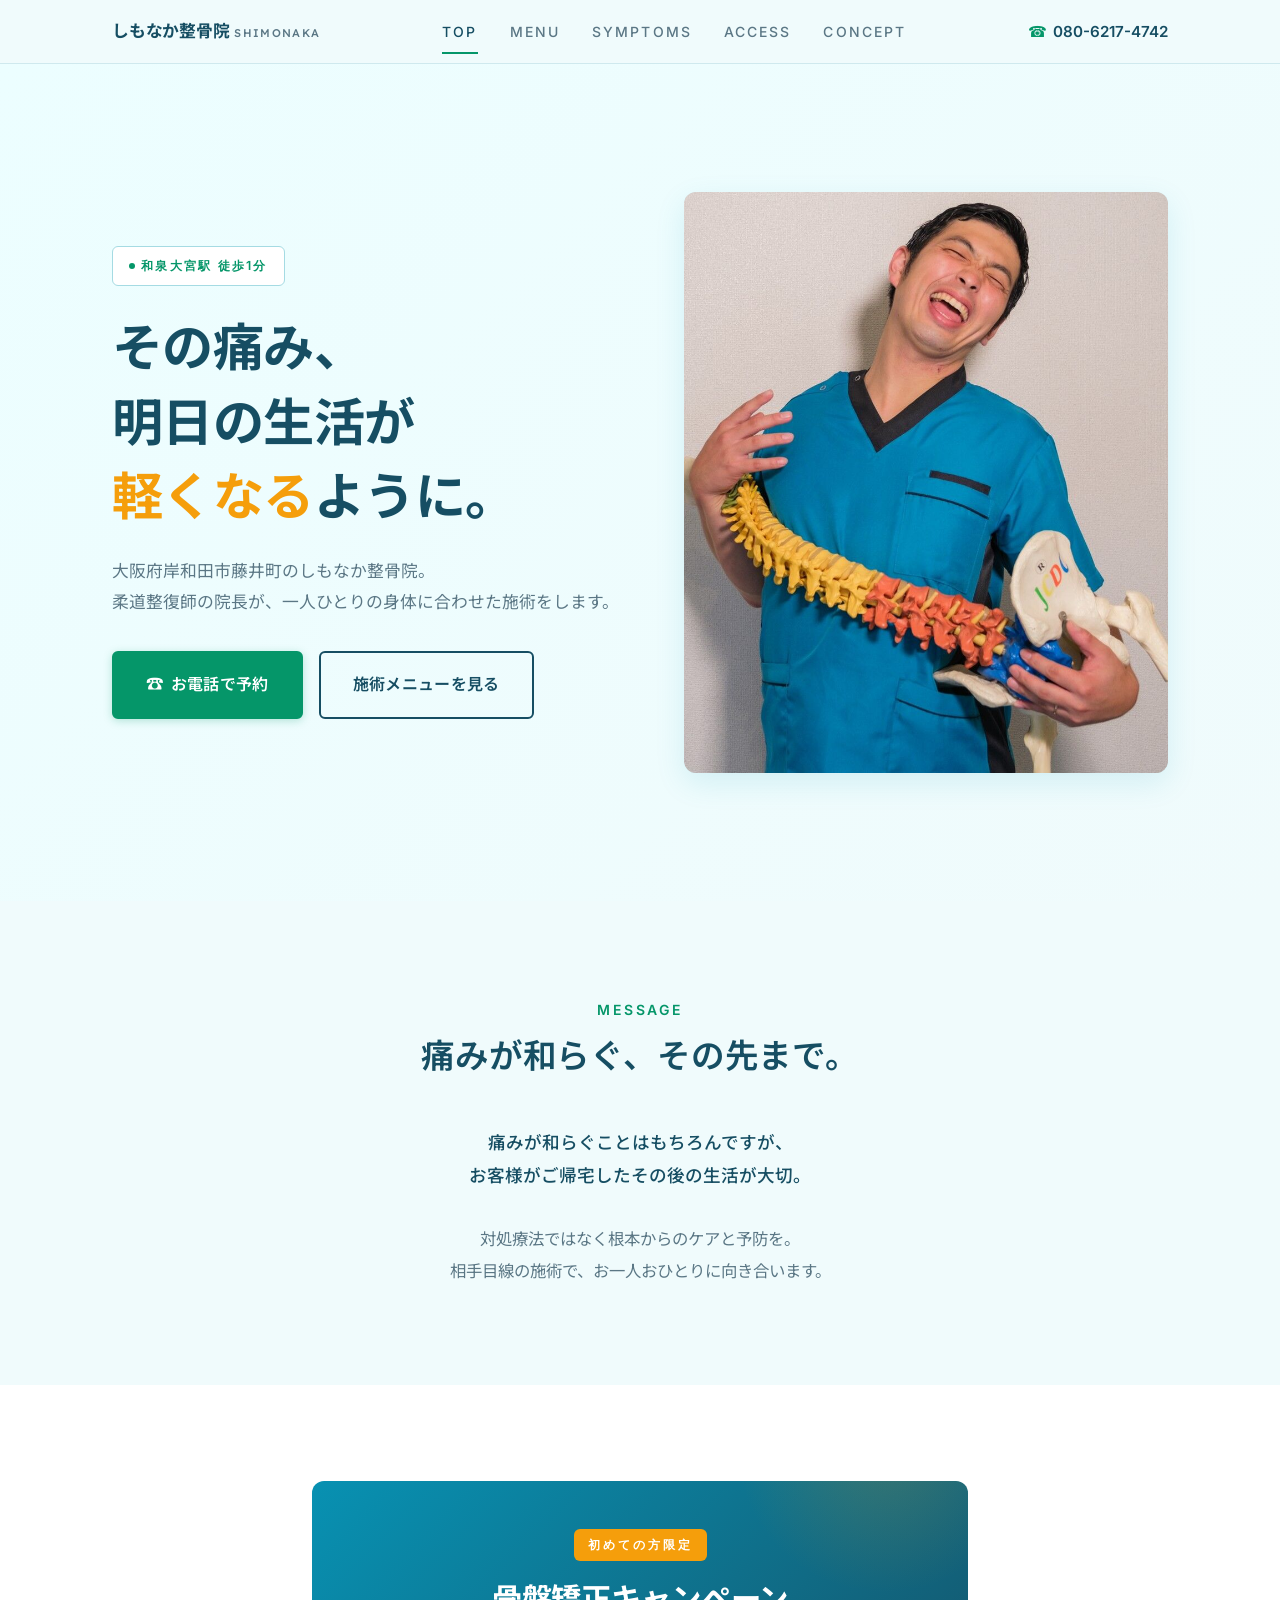
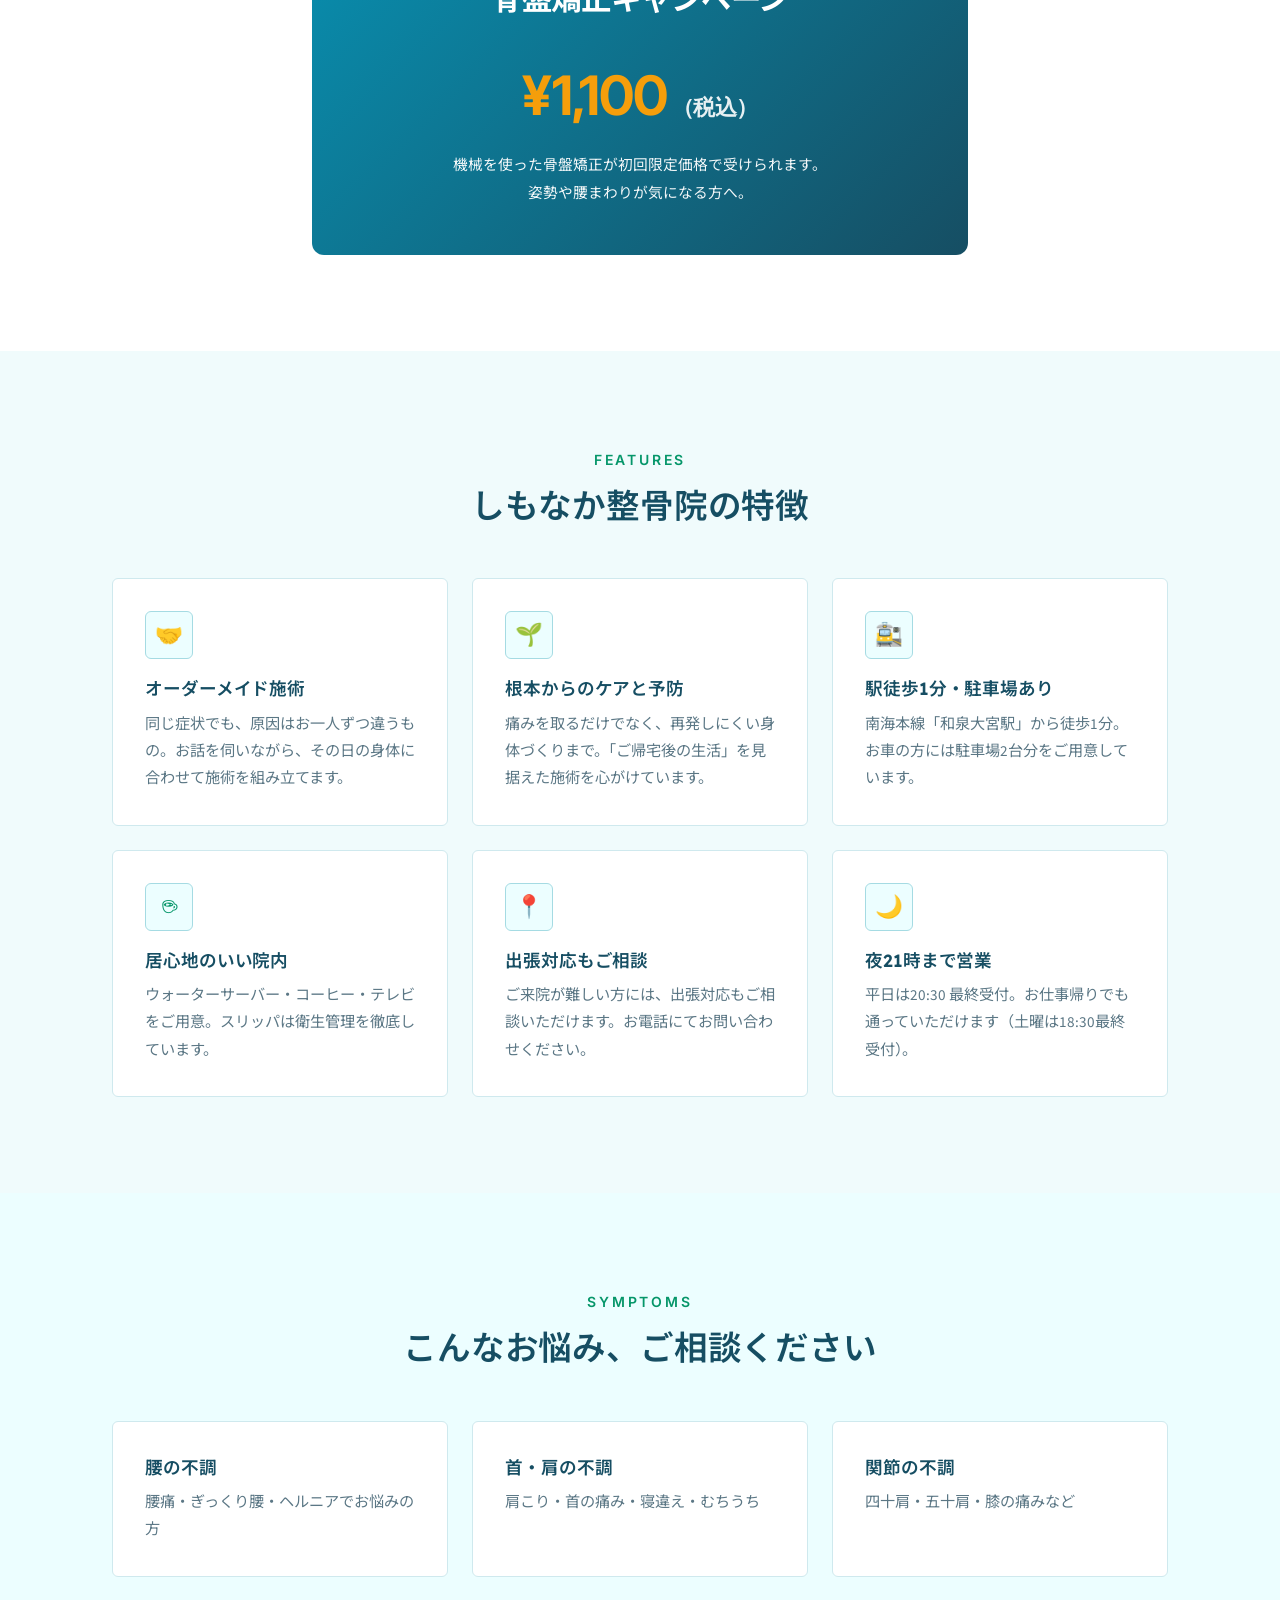
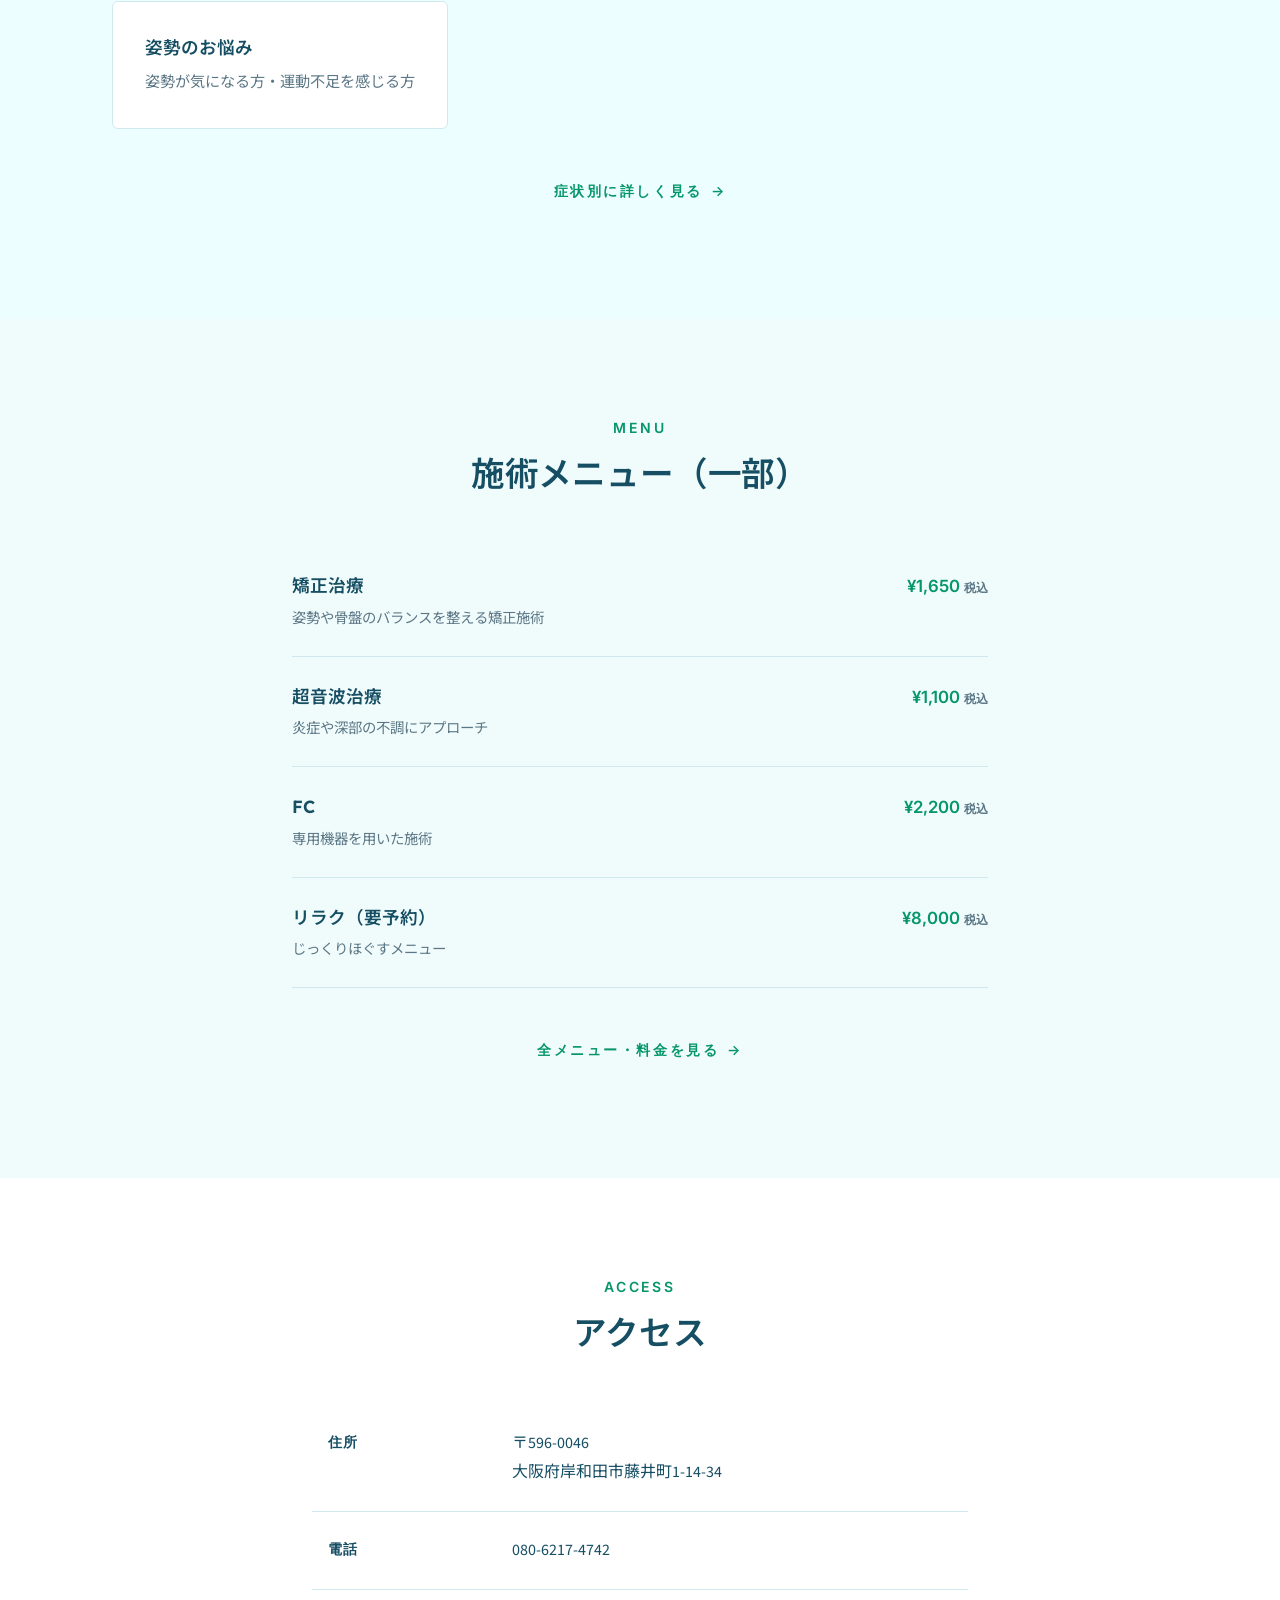
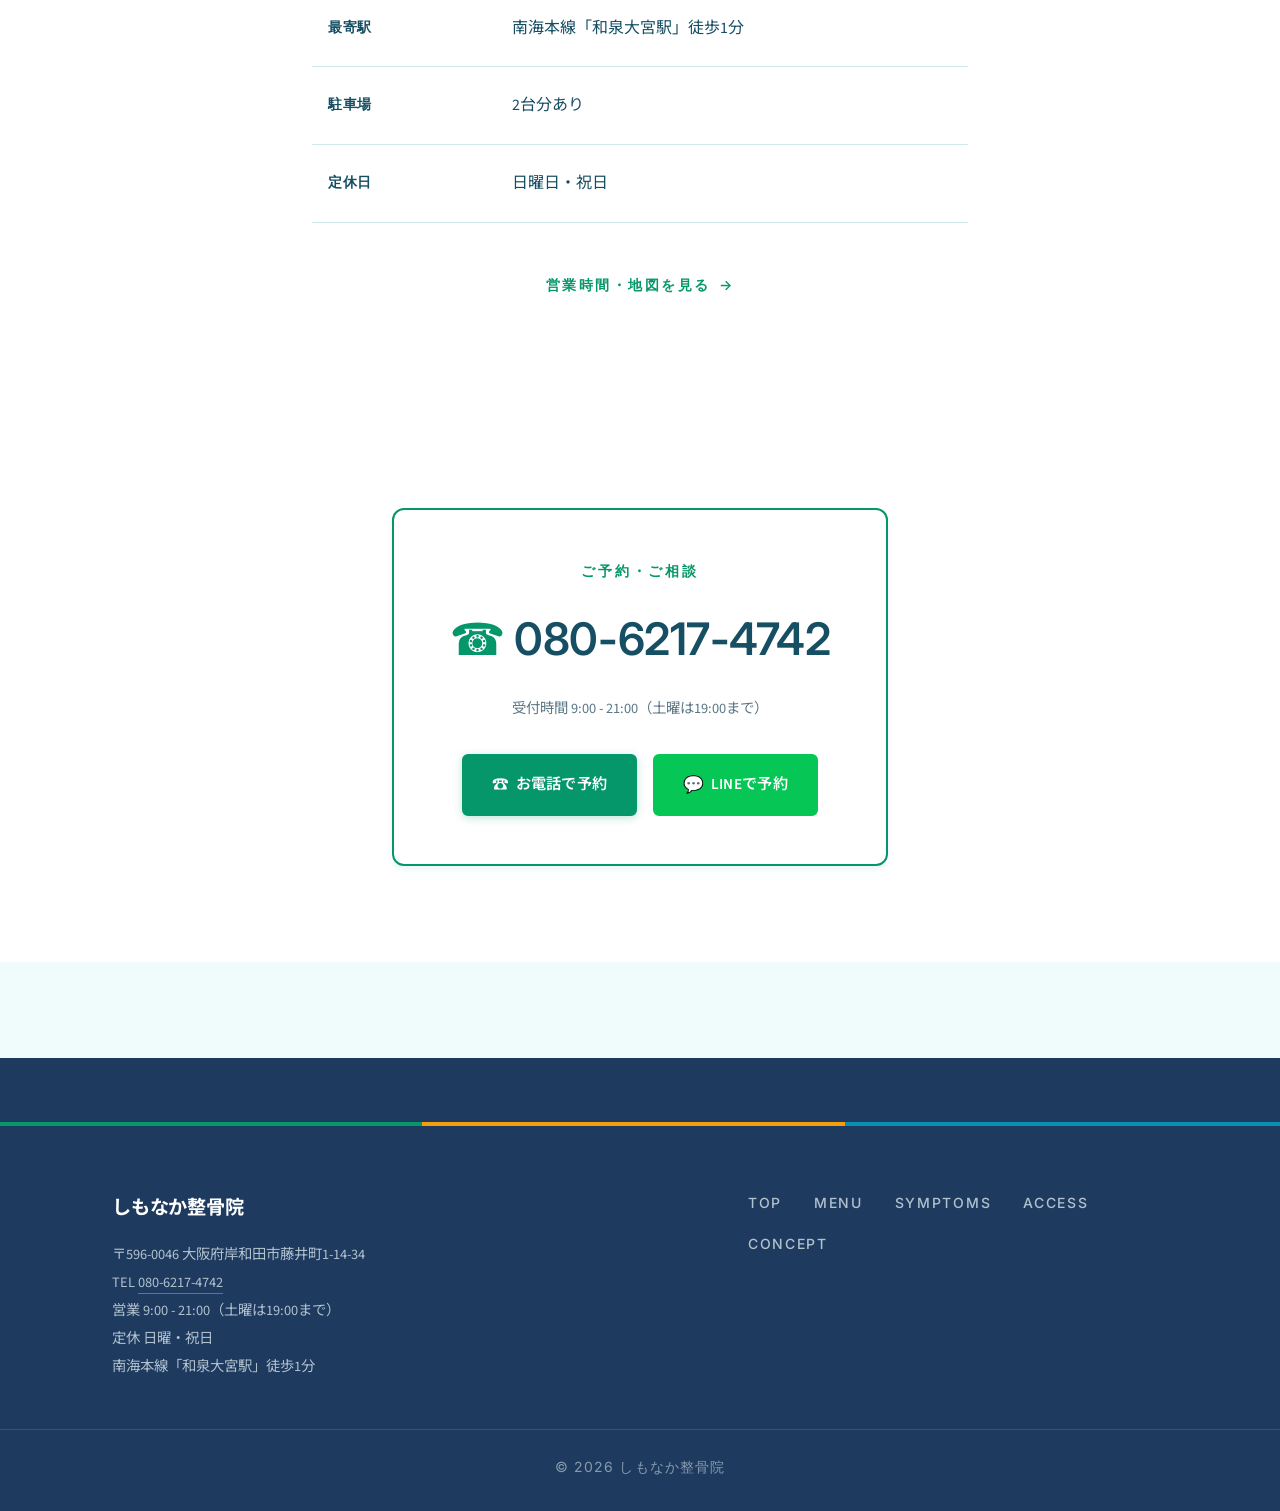
<file: index.html>
<!DOCTYPE html>
<html lang="ja">
<head>
<meta charset="UTF-8">
<meta name="viewport" content="width=device-width,initial-scale=1">
<title>しもなか整骨院 ｜ 大阪府岸和田市・和泉大宮駅徒歩1分の整骨院</title>
<meta name="description" content="大阪府岸和田市藤井町、南海本線「和泉大宮駅」徒歩1分のしもなか整骨院。腰痛・肩こり・寝違え・四十肩などの不調を一人ひとりに合わせたオーダーメイド施術で。初回骨盤矯正キャンペーン¥1,100実施中。">
<meta property="og:title" content="しもなか整骨院 ｜ 岸和田・和泉大宮駅徒歩1分">
<meta property="og:description" content="痛みが和らぐことはもちろん、ご帰宅後の生活が楽になる施術を。柔道整復師の院長が一人ひとりに合わせて。">
<meta property="og:type" content="website">
<link rel="stylesheet" href="assets/style.css">
</head>
<body>

<!-- ==================== HEADER ==================== -->
<header class="site-header">
  <div class="site-header__inner">
    <a href="./" class="site-header__brand">しもなか整骨院<small>SHIMONAKA</small></a>
    <nav class="site-nav" aria-label="Primary">
      <a href="./" aria-current="page">TOP</a>
      <a href="menu/">MENU</a>
      <a href="symptoms/">SYMPTOMS</a>
      <a href="access/">ACCESS</a>
      <a href="concept/">CONCEPT</a>
    </nav>
    <a href="tel:08062174742" class="site-header__tel">080-6217-4742</a>
    <button class="site-header__toggle" aria-label="メニューを開く" onclick="document.getElementById('mobileMenu').classList.toggle('is-open')">≡</button>
  </div>
</header>

<div class="mobile-menu" id="mobileMenu">
  <a href="./">TOP</a>
  <a href="menu/">MENU — 施術メニュー</a>
  <a href="symptoms/">SYMPTOMS — 症状別</a>
  <a href="access/">ACCESS — アクセス</a>
  <a href="concept/">CONCEPT — 院長紹介</a>
  <a href="tel:08062174742">☎ 080-6217-4742</a>
</div>

<!-- ==================== HERO ==================== -->
<section class="hero">
  <div class="hero__inner">
    <div class="hero__content">
      <span class="hero__label">和泉大宮駅 徒歩1分</span>
      <h1 class="hero__catch">
        <span>その痛み、</span>
        <span>明日の生活が</span>
        <span><strong>軽くなる</strong>ように。</span>
      </h1>
      <p class="hero__sub">
        大阪府岸和田市藤井町のしもなか整骨院。<br>
        柔道整復師の院長が、一人ひとりの身体に合わせた施術をします。
      </p>
      <div class="hero__btns">
        <a href="tel:08062174742" class="btn btn--primary btn--lg">
          <span class="btn__icon">☎</span>
          お電話で予約
        </a>
        <a href="menu/" class="btn btn--outline btn--lg">施術メニューを見る</a>
      </div>
    </div>
    <div class="hero__photo">
      <img src="assets/photos/doctor_smile.jpg" alt="院長 下仲慶彦（柔道整復師）">
    </div>
  </div>
</section>

<!-- ==================== INTRO MESSAGE ==================== -->
<section class="section">
  <div class="container">
    <div class="section__title">
      <small>Message</small>
      <h2>痛みが和らぐ、その先まで。</h2>
    </div>
    <div class="prose">
      <p class="lead">
        痛みが和らぐことはもちろんですが、<br>
        お客様がご帰宅したその後の生活が大切。
      </p>
      <p class="text-mute text-center mt-5">
        対処療法ではなく根本からのケアと予防を。<br>
        相手目線の施術で、お一人おひとりに向き合います。
      </p>
    </div>
  </div>
</section>

<!-- ==================== CAMPAIGN BANNER ==================== -->
<section class="section section--alt">
  <div class="container" style="max-width: 720px;">
    <div class="campaign-banner">
      <span class="campaign-banner__label">初めての方限定</span>
      <h2 class="campaign-banner__title">骨盤矯正キャンペーン</h2>
      <div class="campaign-banner__price">¥1,100<small>（税込）</small></div>
      <p class="campaign-banner__note">機械を使った骨盤矯正が初回限定価格で受けられます。<br>姿勢や腰まわりが気になる方へ。</p>
    </div>
  </div>
</section>

<!-- ==================== FEATURES ==================== -->
<section class="section">
  <div class="container">
    <div class="section__title">
      <small>Features</small>
      <h2>しもなか整骨院の特徴</h2>
    </div>
    <div class="feature-grid">
      <div class="feature-card">
        <span class="feature-card__icon">🤝</span>
        <h3 class="feature-card__title">オーダーメイド施術</h3>
        <p class="feature-card__desc">同じ症状でも、原因はお一人ずつ違うもの。お話を伺いながら、その日の身体に合わせて施術を組み立てます。</p>
      </div>
      <div class="feature-card">
        <span class="feature-card__icon">🌱</span>
        <h3 class="feature-card__title">根本からのケアと予防</h3>
        <p class="feature-card__desc">痛みを取るだけでなく、再発しにくい身体づくりまで。「ご帰宅後の生活」を見据えた施術を心がけています。</p>
      </div>
      <div class="feature-card">
        <span class="feature-card__icon">🚉</span>
        <h3 class="feature-card__title">駅徒歩1分・駐車場あり</h3>
        <p class="feature-card__desc">南海本線「和泉大宮駅」から徒歩1分。お車の方には駐車場2台分をご用意しています。</p>
      </div>
      <div class="feature-card">
        <span class="feature-card__icon">☕</span>
        <h3 class="feature-card__title">居心地のいい院内</h3>
        <p class="feature-card__desc">ウォーターサーバー・コーヒー・テレビをご用意。スリッパは衛生管理を徹底しています。</p>
      </div>
      <div class="feature-card">
        <span class="feature-card__icon">📍</span>
        <h3 class="feature-card__title">出張対応もご相談</h3>
        <p class="feature-card__desc">ご来院が難しい方には、出張対応もご相談いただけます。お電話にてお問い合わせください。</p>
      </div>
      <div class="feature-card">
        <span class="feature-card__icon">🌙</span>
        <h3 class="feature-card__title">夜21時まで営業</h3>
        <p class="feature-card__desc">平日は20:30 最終受付。お仕事帰りでも通っていただけます（土曜は18:30最終受付）。</p>
      </div>
    </div>
  </div>
</section>

<!-- ==================== SYMPTOMS PREVIEW ==================== -->
<section class="section section--soft">
  <div class="container">
    <div class="section__title">
      <small>Symptoms</small>
      <h2>こんなお悩み、ご相談ください</h2>
    </div>
    <div class="feature-grid">
      <div class="feature-card">
        <h3 class="feature-card__title">腰の不調</h3>
        <p class="feature-card__desc">腰痛・ぎっくり腰・ヘルニアでお悩みの方</p>
      </div>
      <div class="feature-card">
        <h3 class="feature-card__title">首・肩の不調</h3>
        <p class="feature-card__desc">肩こり・首の痛み・寝違え・むちうち</p>
      </div>
      <div class="feature-card">
        <h3 class="feature-card__title">関節の不調</h3>
        <p class="feature-card__desc">四十肩・五十肩・膝の痛みなど</p>
      </div>
      <div class="feature-card">
        <h3 class="feature-card__title">姿勢のお悩み</h3>
        <p class="feature-card__desc">姿勢が気になる方・運動不足を感じる方</p>
      </div>
    </div>
    <p class="text-center mt-6">
      <a href="symptoms/" class="link-more">症状別に詳しく見る</a>
    </p>
  </div>
</section>

<!-- ==================== MENU PREVIEW ==================== -->
<section class="section">
  <div class="container" style="max-width: 760px;">
    <div class="section__title">
      <small>Menu</small>
      <h2>施術メニュー（一部）</h2>
    </div>
    <ul class="menu-list">
      <li class="menu-item">
        <div class="menu-item__name">
          <p class="menu-item__title">矯正治療</p>
          <p class="menu-item__desc">姿勢や骨盤のバランスを整える矯正施術</p>
        </div>
        <div class="menu-item__price">¥1,650<small>税込</small></div>
      </li>
      <li class="menu-item">
        <div class="menu-item__name">
          <p class="menu-item__title">超音波治療</p>
          <p class="menu-item__desc">炎症や深部の不調にアプローチ</p>
        </div>
        <div class="menu-item__price">¥1,100<small>税込</small></div>
      </li>
      <li class="menu-item">
        <div class="menu-item__name">
          <p class="menu-item__title">FC</p>
          <p class="menu-item__desc">専用機器を用いた施術</p>
        </div>
        <div class="menu-item__price">¥2,200<small>税込</small></div>
      </li>
      <li class="menu-item">
        <div class="menu-item__name">
          <p class="menu-item__title">リラク（要予約）</p>
          <p class="menu-item__desc">じっくりほぐすメニュー</p>
        </div>
        <div class="menu-item__price">¥8,000<small>税込</small></div>
      </li>
    </ul>
    <p class="text-center mt-6">
      <a href="menu/" class="link-more">全メニュー・料金を見る</a>
    </p>
  </div>
</section>

<!-- ==================== ACCESS SUMMARY ==================== -->
<section class="section section--alt">
  <div class="container" style="max-width: 720px;">
    <div class="section__title">
      <small>Access</small>
      <h2>アクセス</h2>
    </div>
    <table class="info-table">
      <tbody>
        <tr><th>住所</th><td>〒596-0046<br>大阪府岸和田市藤井町1-14-34</td></tr>
        <tr><th>電話</th><td><a href="tel:08062174742">080-6217-4742</a></td></tr>
        <tr><th>最寄駅</th><td>南海本線「和泉大宮駅」徒歩1分</td></tr>
        <tr><th>駐車場</th><td>2台分あり</td></tr>
        <tr><th>定休日</th><td>日曜日・祝日</td></tr>
      </tbody>
    </table>
    <p class="text-center mt-6">
      <a href="access/" class="link-more">営業時間・地図を見る</a>
    </p>
  </div>
</section>

<!-- ==================== CONTACT ==================== -->
<section class="cta-section">
  <div class="container" style="max-width: 560px;">
    <div class="contact-box">
      <p class="contact-box__label">ご予約・ご相談</p>
      <a href="tel:08062174742" class="contact-box__tel">080-6217-4742</a>
      <p class="contact-box__hours">受付時間 9:00 - 21:00（土曜は19:00まで）</p>
      <div class="contact-box__btns">
        <a href="tel:08062174742" class="btn btn--primary">
          <span class="btn__icon">☎</span>お電話で予約
        </a>
        <a href="https://shimonaka-seikotsuin.jp/" target="_blank" rel="noopener" class="btn btn--line">
          <span class="btn__icon">💬</span>LINEで予約
        </a>
      </div>
    </div>
  </div>
</section>

<!-- ==================== FOOTER ==================== -->
<footer class="site-footer">
  <div class="leaf-strip"></div>
  <div class="site-footer__inner" style="padding-top: var(--space-7);">
    <div>
      <div class="site-footer__brand">しもなか整骨院</div>
      <p class="site-footer__meta">
        〒596-0046 大阪府岸和田市藤井町1-14-34<br>
        TEL <a href="tel:08062174742">080-6217-4742</a><br>
        営業 9:00 - 21:00（土曜は19:00まで）<br>
        定休 日曜・祝日<br>
        南海本線「和泉大宮駅」徒歩1分
      </p>
    </div>
    <nav class="site-footer__nav" aria-label="Footer">
      <a href="./">TOP</a>
      <a href="menu/">MENU</a>
      <a href="symptoms/">SYMPTOMS</a>
      <a href="access/">ACCESS</a>
      <a href="concept/">CONCEPT</a>
    </nav>
  </div>
  <div class="site-footer__copy">© 2026 しもなか整骨院</div>
</footer>

<div class="mobile-cta">
  <a href="tel:08062174742" class="mobile-cta__tel">電話で予約</a>
  <a href="https://shimonaka-seikotsuin.jp/" target="_blank" rel="noopener" class="mobile-cta__line">LINE</a>
</div>

</body>
</html>
</file>
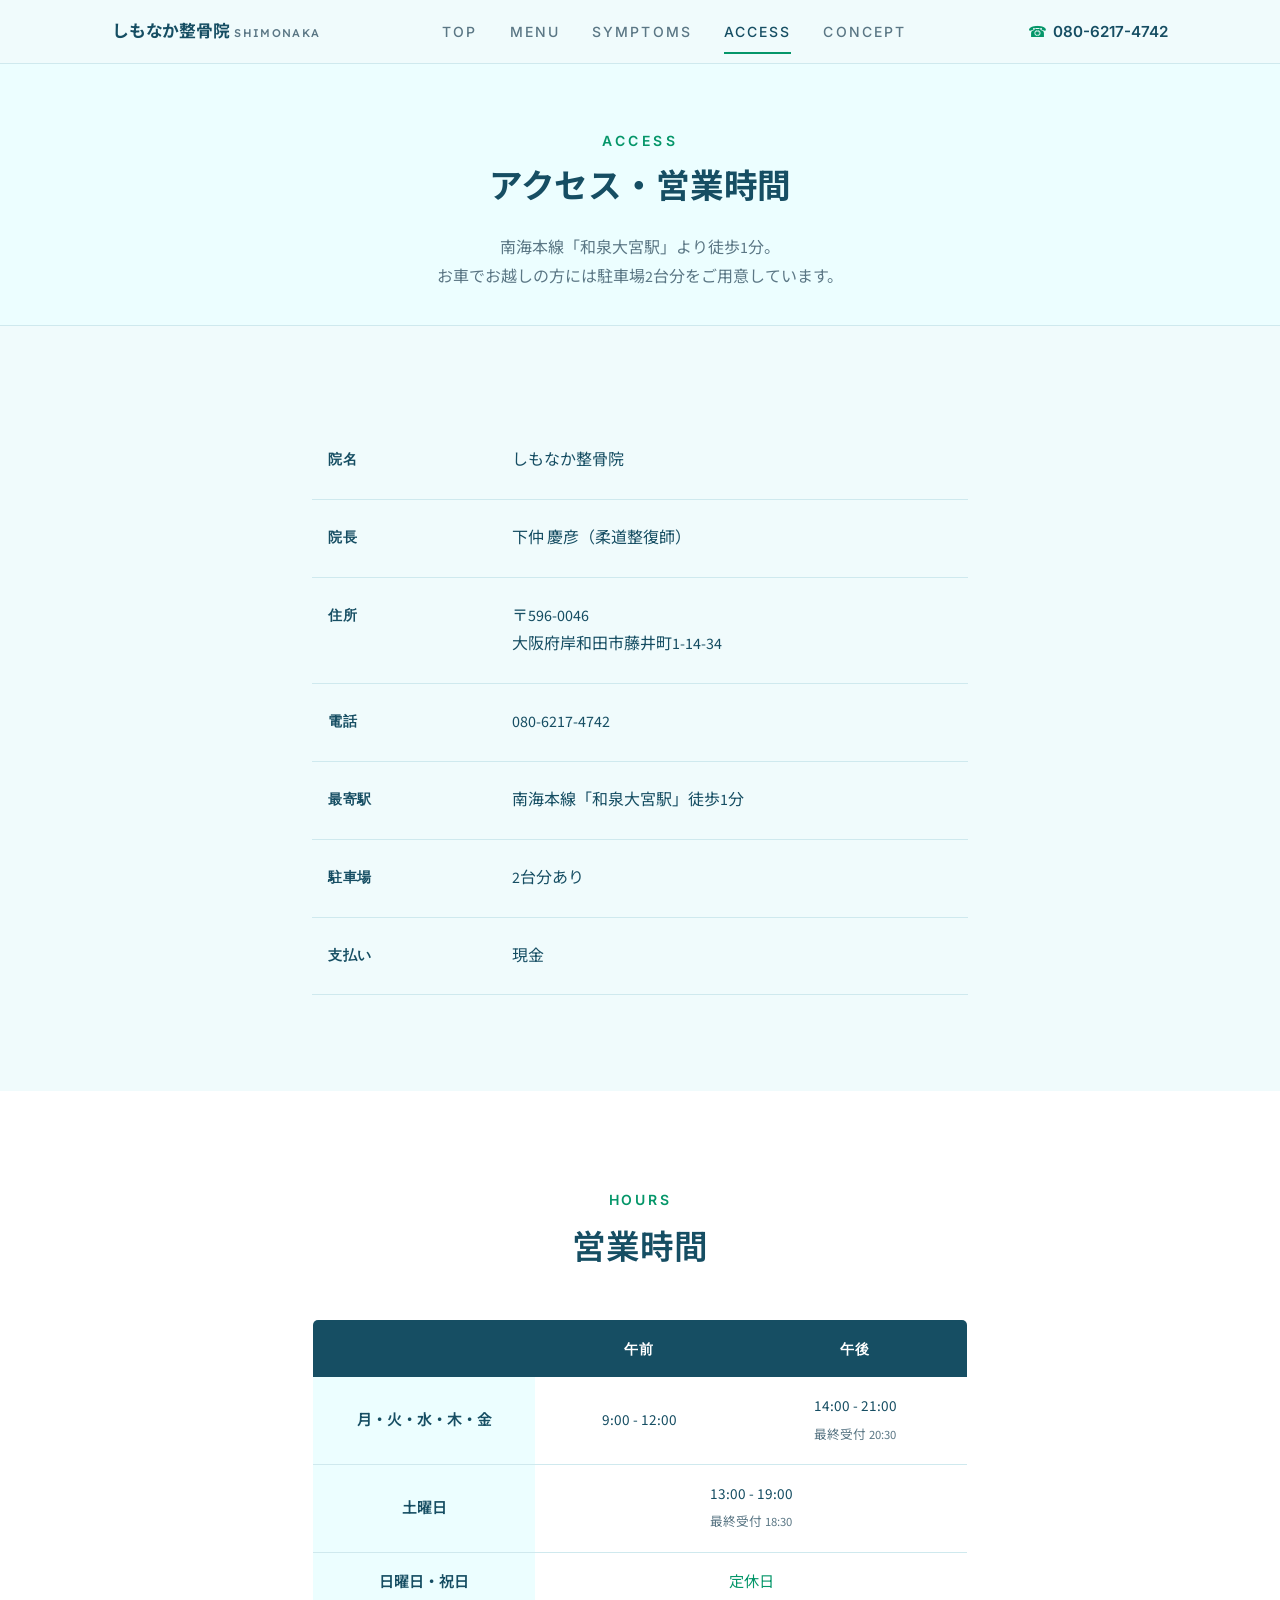
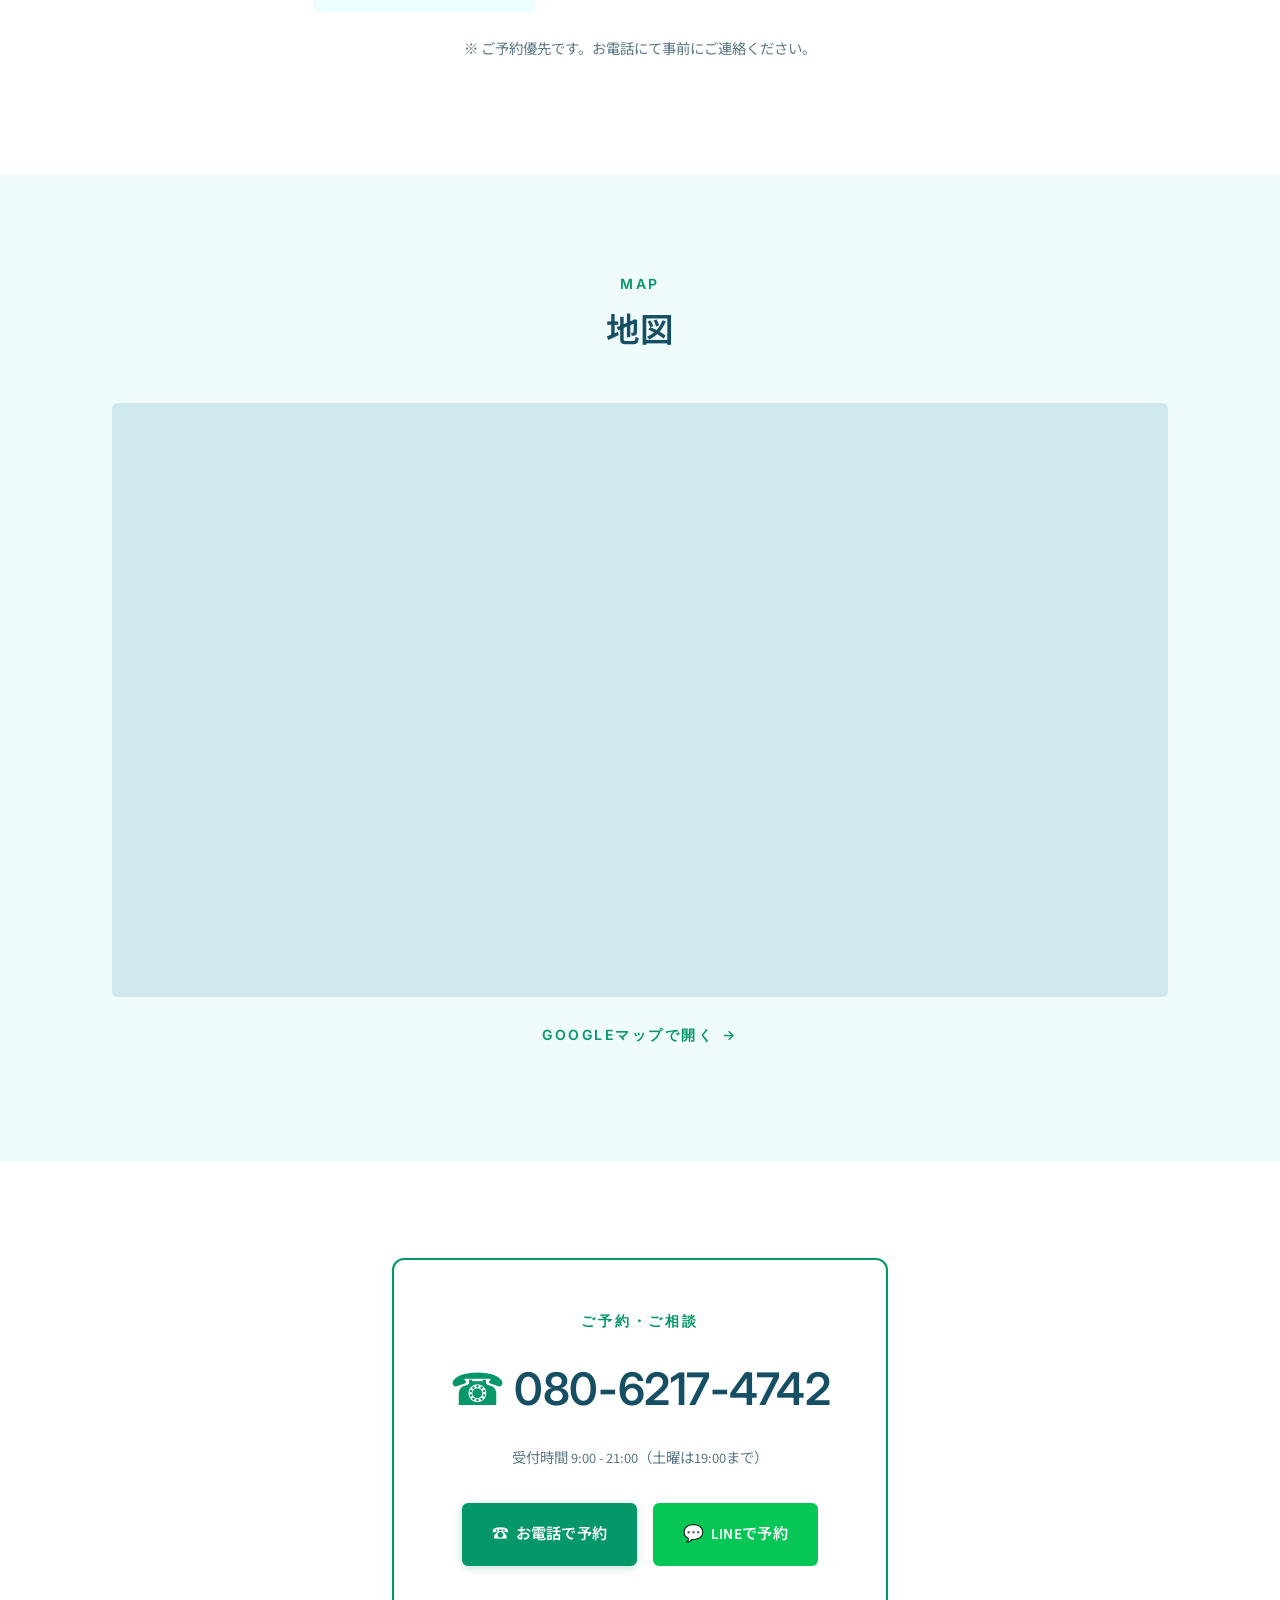
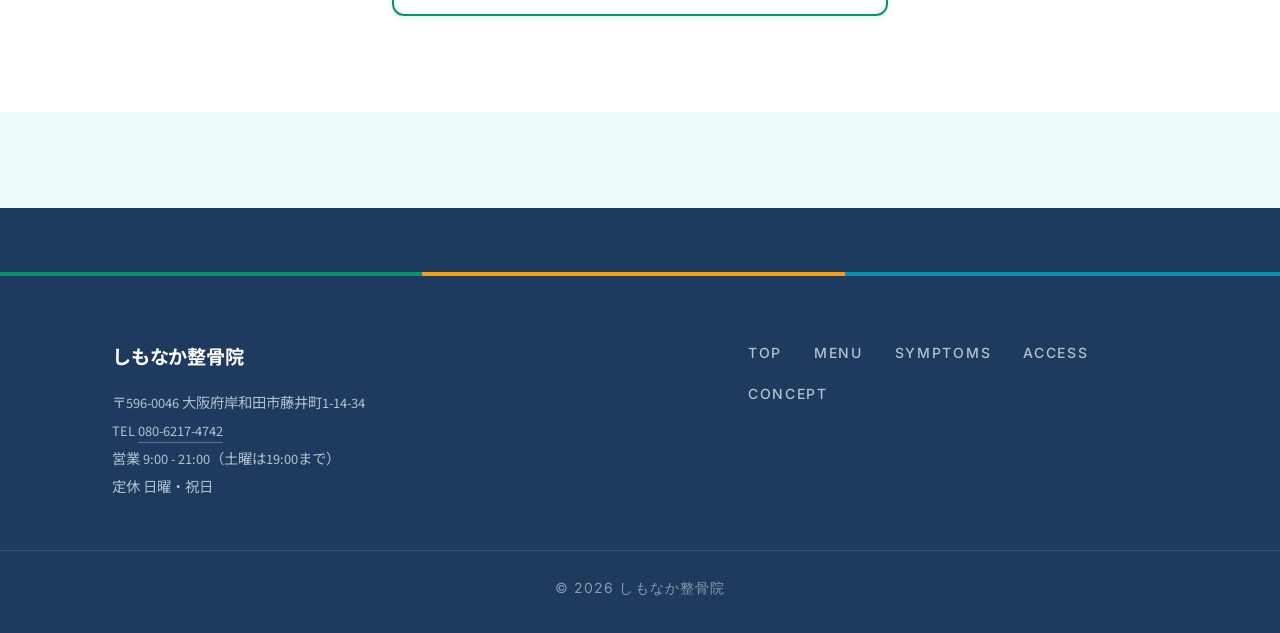
<file: access/index.html>
<!DOCTYPE html>
<html lang="ja">
<head>
<meta charset="UTF-8">
<meta name="viewport" content="width=device-width,initial-scale=1">
<title>アクセス・営業時間 ｜ しもなか整骨院</title>
<meta name="description" content="しもなか整骨院の所在地・営業時間・地図。南海本線「和泉大宮駅」徒歩1分。駐車場2台分完備。大阪府岸和田市藤井町1-14-34。">
<link rel="stylesheet" href="../assets/style.css">
</head>
<body>

<header class="site-header">
  <div class="site-header__inner">
    <a href="../" class="site-header__brand">しもなか整骨院<small>SHIMONAKA</small></a>
    <nav class="site-nav" aria-label="Primary">
      <a href="../">TOP</a>
      <a href="../menu/">MENU</a>
      <a href="../symptoms/">SYMPTOMS</a>
      <a href="./" aria-current="page">ACCESS</a>
      <a href="../concept/">CONCEPT</a>
    </nav>
    <a href="tel:08062174742" class="site-header__tel">080-6217-4742</a>
    <button class="site-header__toggle" aria-label="メニューを開く" onclick="document.getElementById('mobileMenu').classList.toggle('is-open')">≡</button>
  </div>
</header>

<div class="mobile-menu" id="mobileMenu">
  <a href="../">TOP</a>
  <a href="../menu/">MENU — 施術メニュー</a>
  <a href="../symptoms/">SYMPTOMS — 症状別</a>
  <a href="./">ACCESS — アクセス</a>
  <a href="../concept/">CONCEPT — 院長紹介</a>
  <a href="tel:08062174742">☎ 080-6217-4742</a>
</div>

<header class="page-header">
  <div class="container">
    <span class="page-header__label">Access</span>
    <h1 class="page-header__title">アクセス・営業時間</h1>
    <p class="page-header__lead">南海本線「和泉大宮駅」より徒歩1分。<br>お車でお越しの方には駐車場2台分をご用意しています。</p>
  </div>
</header>

<!-- ==================== STORE INFO ==================== -->
<section class="section">
  <div class="container" style="max-width: 720px;">
    <table class="info-table">
      <tbody>
        <tr><th>院名</th><td>しもなか整骨院</td></tr>
        <tr><th>院長</th><td>下仲 慶彦（柔道整復師）</td></tr>
        <tr><th>住所</th><td>〒596-0046<br>大阪府岸和田市藤井町1-14-34</td></tr>
        <tr><th>電話</th><td><a href="tel:08062174742">080-6217-4742</a></td></tr>
        <tr><th>最寄駅</th><td>南海本線「和泉大宮駅」徒歩1分</td></tr>
        <tr><th>駐車場</th><td>2台分あり</td></tr>
        <tr><th>支払い</th><td>現金</td></tr>
      </tbody>
    </table>
  </div>
</section>

<!-- ==================== HOURS ==================== -->
<section class="section section--alt">
  <div class="container" style="max-width: 720px;">
    <div class="section__title">
      <small>Hours</small>
      <h2>営業時間</h2>
    </div>
    <table class="hours-table">
      <thead>
        <tr>
          <th></th>
          <th>午前</th>
          <th>午後</th>
        </tr>
      </thead>
      <tbody>
        <tr>
          <th>月・火・水・木・金</th>
          <td>9:00 - 12:00</td>
          <td>14:00 - 21:00<br><small style="color:var(--color-text-mute);">最終受付 20:30</small></td>
        </tr>
        <tr>
          <th>土曜日</th>
          <td colspan="2">13:00 - 19:00<br><small style="color:var(--color-text-mute);">最終受付 18:30</small></td>
        </tr>
        <tr>
          <th>日曜日・祝日</th>
          <td colspan="2" style="color:var(--color-accent);">定休日</td>
        </tr>
      </tbody>
    </table>
    <p class="text-center text-mute mt-4" style="font-size:.9rem;">
      ※ ご予約優先です。お電話にて事前にご連絡ください。
    </p>
  </div>
</section>

<!-- ==================== MAP ==================== -->
<section class="section">
  <div class="container">
    <div class="section__title">
      <small>Map</small>
      <h2>地図</h2>
    </div>
    <div class="map-embed">
      <iframe
        src="https://maps.google.com/maps?q=%E3%81%97%E3%82%82%E3%81%AA%E3%81%8B%E6%95%B4%E9%AA%A8%E9%99%A2+%E5%A4%A7%E9%98%AA%E5%BA%9C%E5%B2%B8%E5%92%8C%E7%94%B0%E5%B8%82%E8%97%A4%E4%BA%95%E7%94%BA1-14-34&output=embed"
        loading="lazy"
        referrerpolicy="no-referrer-when-downgrade"
        title="しもなか整骨院の地図"></iframe>
    </div>
    <p class="text-center mt-4">
      <a href="https://maps.google.com/?q=%E3%81%97%E3%82%82%E3%81%AA%E3%81%8B%E6%95%B4%E9%AA%A8%E9%99%A2+%E5%A4%A7%E9%98%AA%E5%BA%9C%E5%B2%B8%E5%92%8C%E7%94%B0%E5%B8%82%E8%97%A4%E4%BA%95%E7%94%BA1-14-34" target="_blank" rel="noopener" class="link-more">Googleマップで開く</a>
    </p>
  </div>
</section>

<!-- ==================== CONTACT ==================== -->
<section class="cta-section">
  <div class="container" style="max-width: 560px;">
    <div class="contact-box">
      <p class="contact-box__label">ご予約・ご相談</p>
      <a href="tel:08062174742" class="contact-box__tel">080-6217-4742</a>
      <p class="contact-box__hours">受付時間 9:00 - 21:00（土曜は19:00まで）</p>
      <div class="contact-box__btns">
        <a href="tel:08062174742" class="btn btn--primary"><span class="btn__icon">☎</span>お電話で予約</a>
        <a href="https://shimonaka-seikotsuin.jp/" target="_blank" rel="noopener" class="btn btn--line"><span class="btn__icon">💬</span>LINEで予約</a>
      </div>
    </div>
  </div>
</section>

<footer class="site-footer">
  <div class="leaf-strip"></div>
  <div class="site-footer__inner" style="padding-top: var(--space-7);">
    <div>
      <div class="site-footer__brand">しもなか整骨院</div>
      <p class="site-footer__meta">
        〒596-0046 大阪府岸和田市藤井町1-14-34<br>
        TEL <a href="tel:08062174742">080-6217-4742</a><br>
        営業 9:00 - 21:00（土曜は19:00まで）<br>
        定休 日曜・祝日
      </p>
    </div>
    <nav class="site-footer__nav" aria-label="Footer">
      <a href="../">TOP</a>
      <a href="../menu/">MENU</a>
      <a href="../symptoms/">SYMPTOMS</a>
      <a href="./">ACCESS</a>
      <a href="../concept/">CONCEPT</a>
    </nav>
  </div>
  <div class="site-footer__copy">© 2026 しもなか整骨院</div>
</footer>

<div class="mobile-cta">
  <a href="tel:08062174742" class="mobile-cta__tel">電話で予約</a>
  <a href="https://shimonaka-seikotsuin.jp/" target="_blank" rel="noopener" class="mobile-cta__line">LINE</a>
</div>

</body>
</html>
</file>
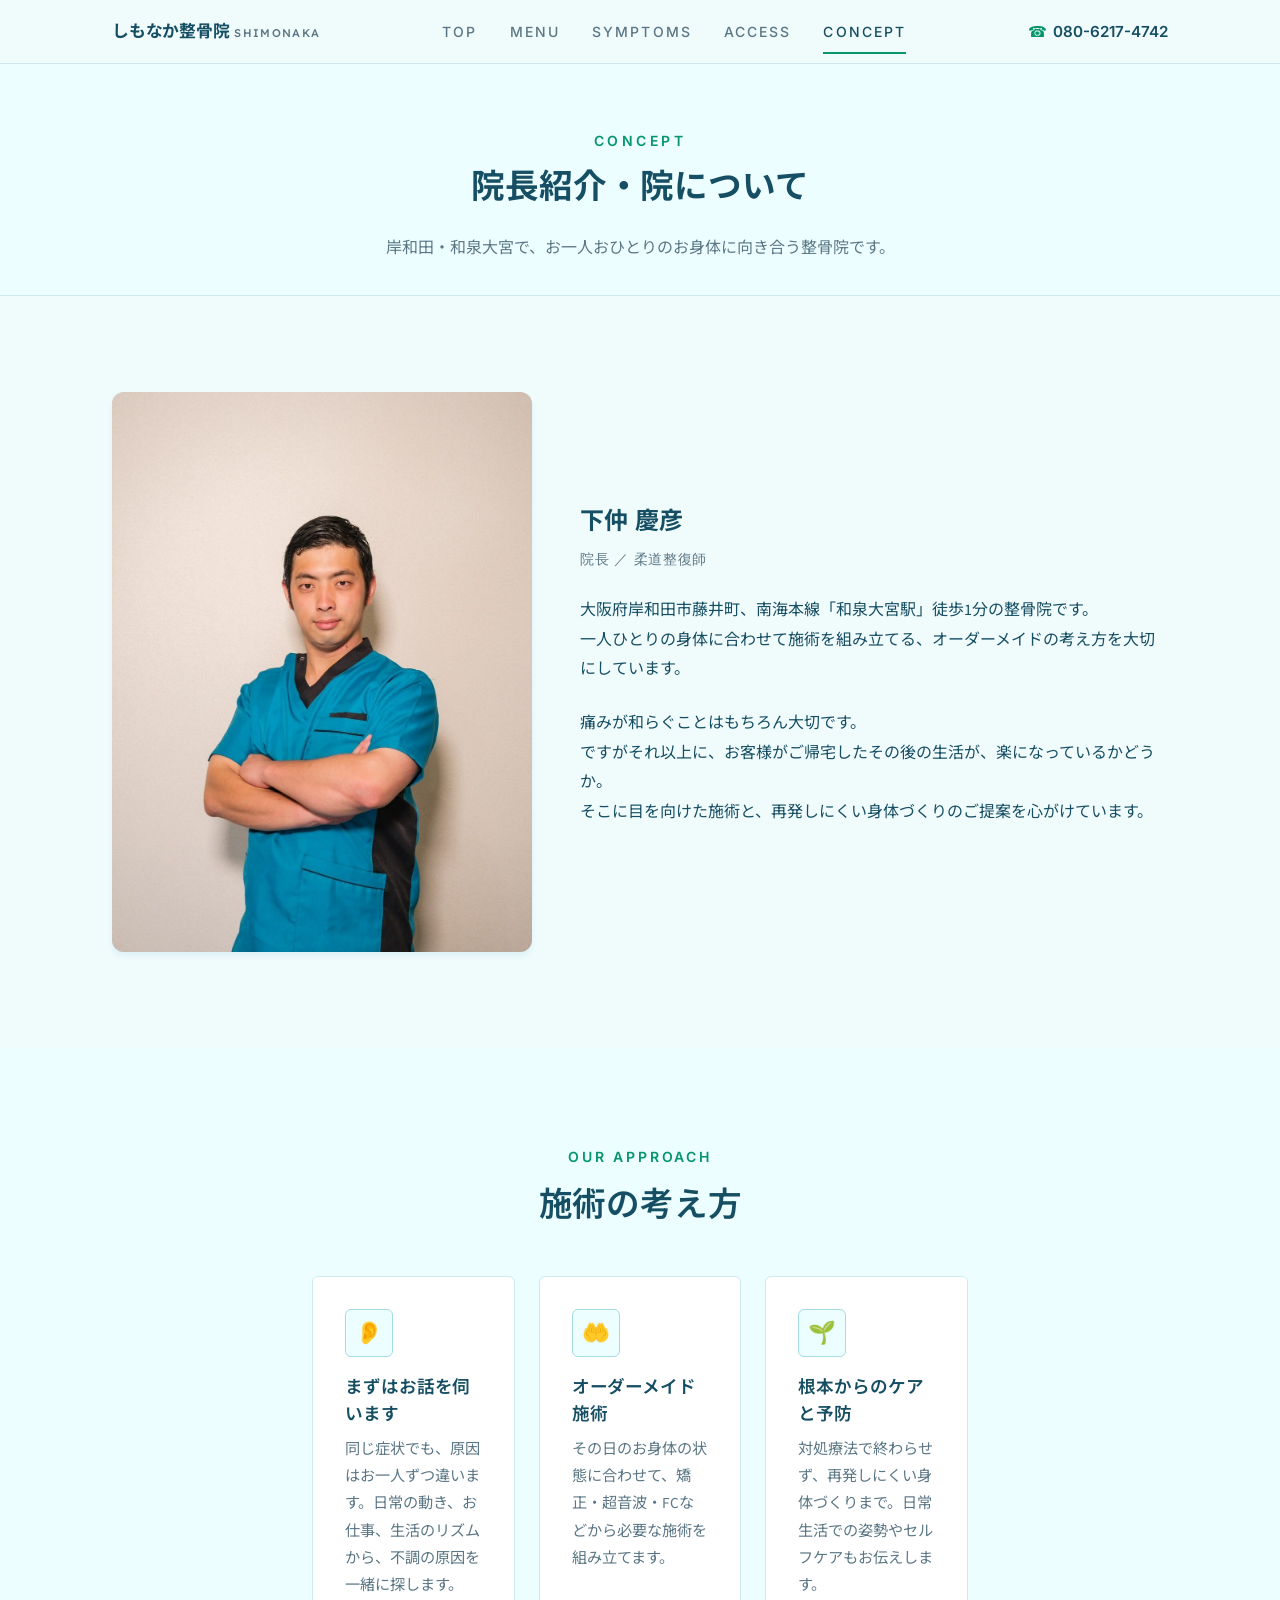
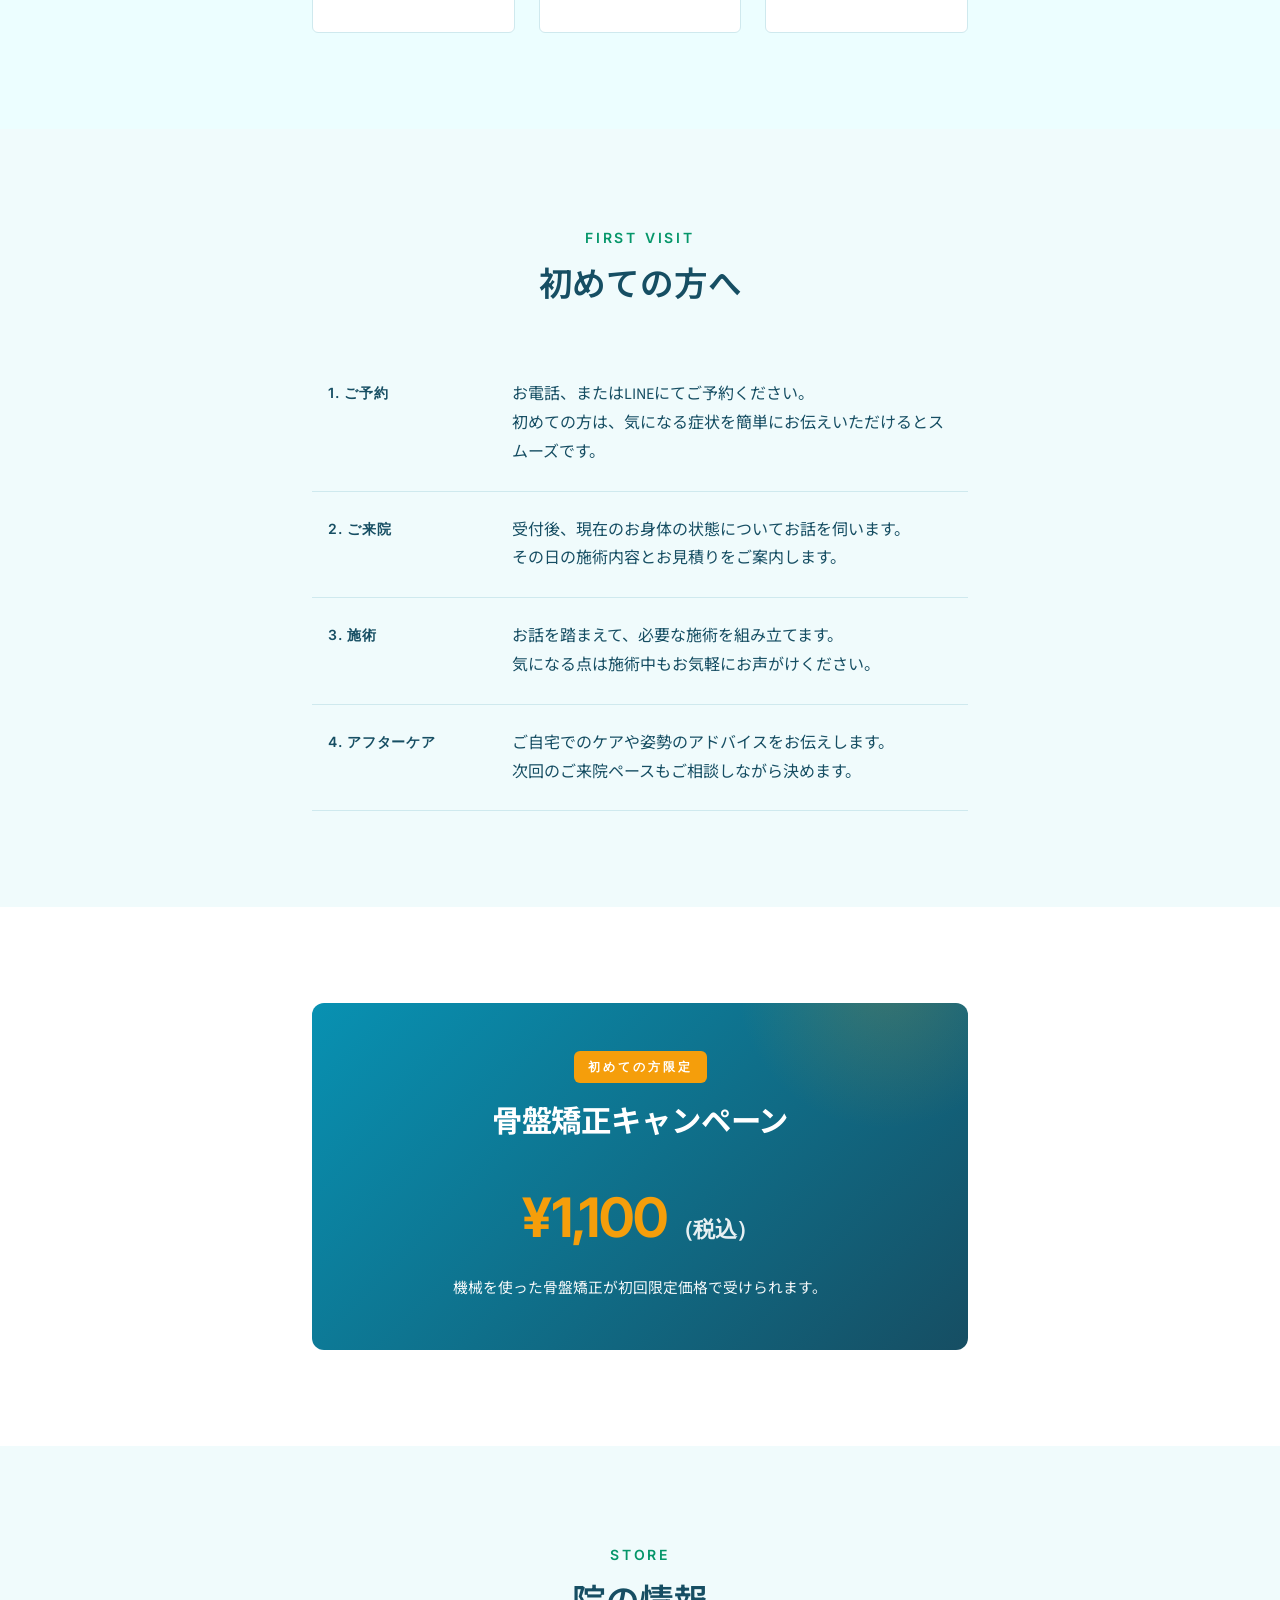
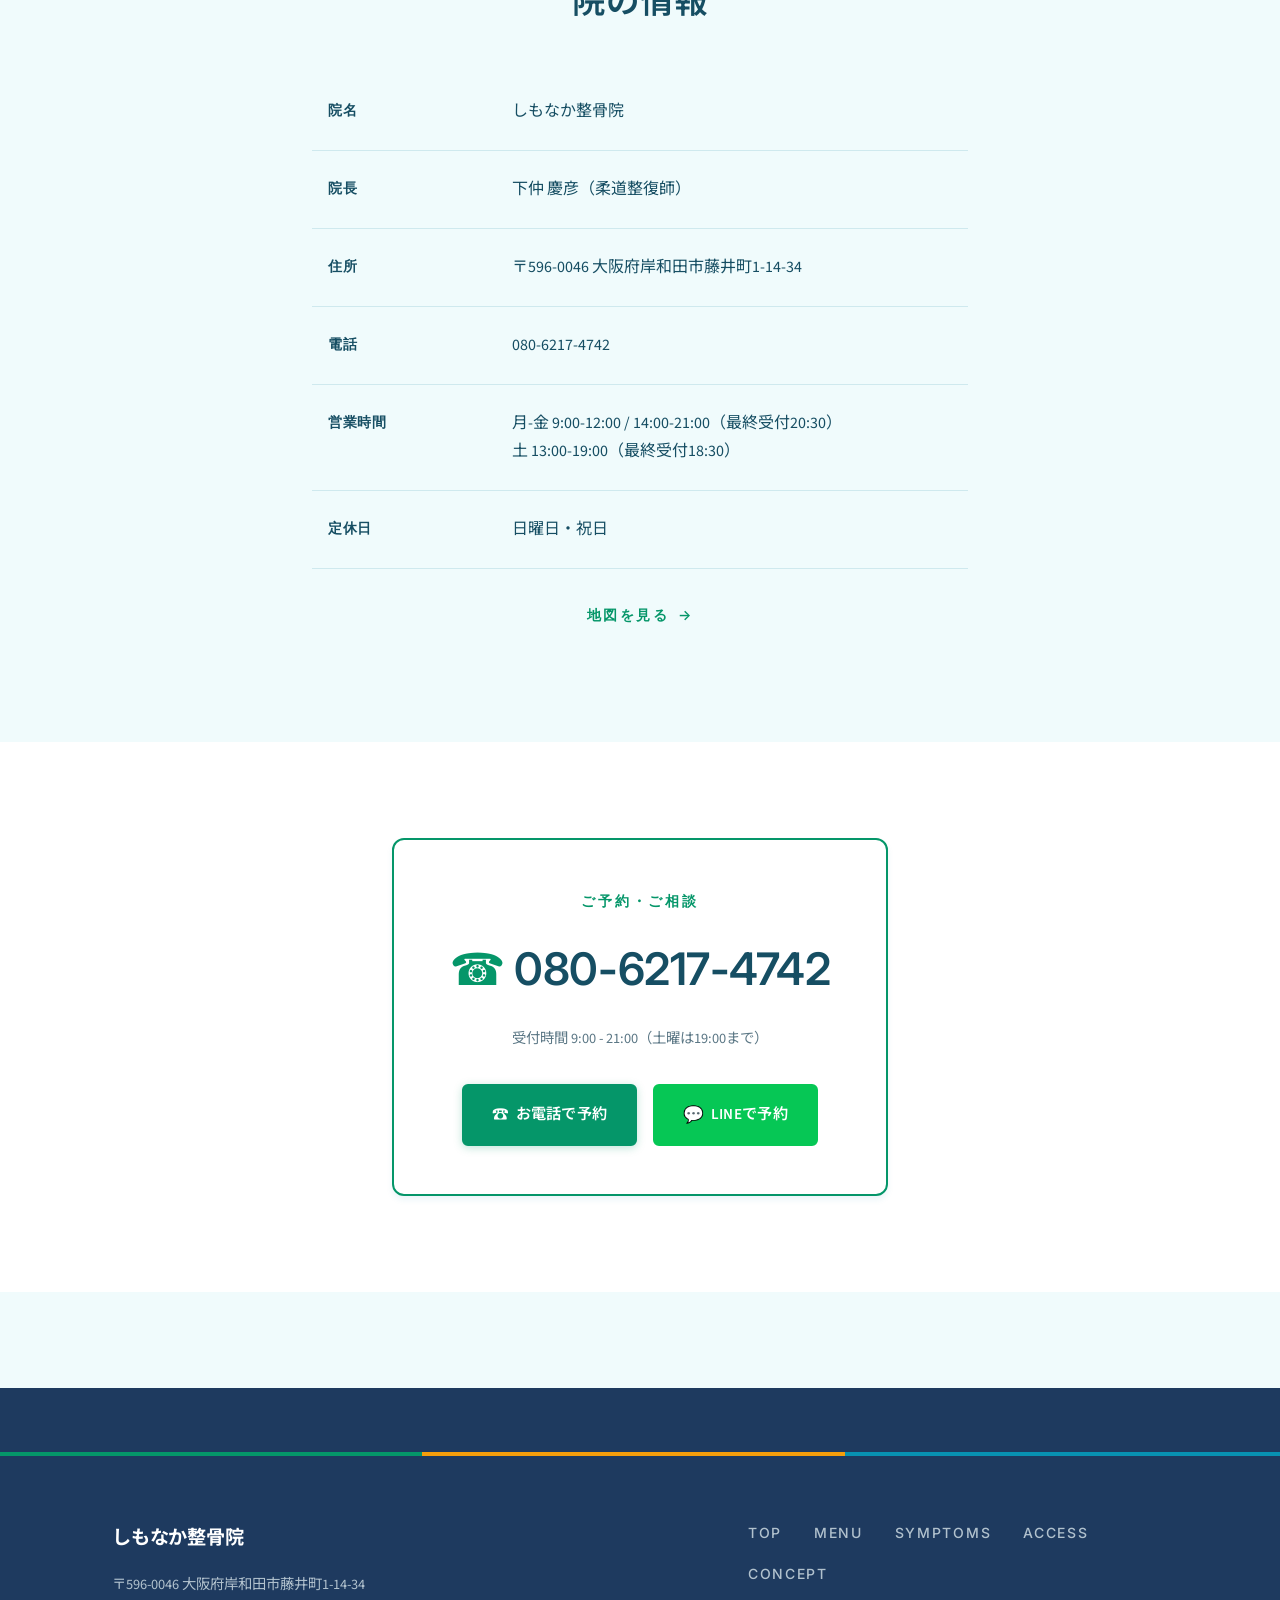
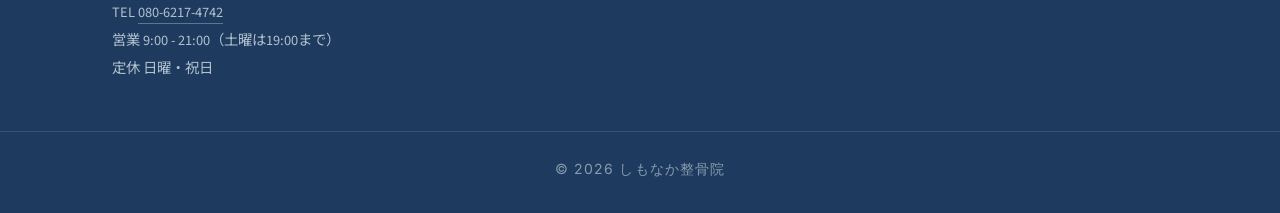
<file: concept/index.html>
<!DOCTYPE html>
<html lang="ja">
<head>
<meta charset="UTF-8">
<meta name="viewport" content="width=device-width,initial-scale=1">
<title>院長紹介・院について ｜ しもなか整骨院</title>
<meta name="description" content="しもなか整骨院 院長 下仲慶彦（柔道整復師）のご紹介。一人ひとりに合わせたオーダーメイド施術と、ご帰宅後の生活を見据えた根本ケアを大切にしています。">
<link rel="stylesheet" href="../assets/style.css">
</head>
<body>

<header class="site-header">
  <div class="site-header__inner">
    <a href="../" class="site-header__brand">しもなか整骨院<small>SHIMONAKA</small></a>
    <nav class="site-nav" aria-label="Primary">
      <a href="../">TOP</a>
      <a href="../menu/">MENU</a>
      <a href="../symptoms/">SYMPTOMS</a>
      <a href="../access/">ACCESS</a>
      <a href="./" aria-current="page">CONCEPT</a>
    </nav>
    <a href="tel:08062174742" class="site-header__tel">080-6217-4742</a>
    <button class="site-header__toggle" aria-label="メニューを開く" onclick="document.getElementById('mobileMenu').classList.toggle('is-open')">≡</button>
  </div>
</header>

<div class="mobile-menu" id="mobileMenu">
  <a href="../">TOP</a>
  <a href="../menu/">MENU — 施術メニュー</a>
  <a href="../symptoms/">SYMPTOMS — 症状別</a>
  <a href="../access/">ACCESS — アクセス</a>
  <a href="./">CONCEPT — 院長紹介</a>
  <a href="tel:08062174742">☎ 080-6217-4742</a>
</div>

<header class="page-header">
  <div class="container">
    <span class="page-header__label">Concept</span>
    <h1 class="page-header__title">院長紹介・院について</h1>
    <p class="page-header__lead">岸和田・和泉大宮で、お一人おひとりのお身体に向き合う整骨院です。</p>
  </div>
</header>

<!-- ==================== DOCTOR ==================== -->
<section class="section">
  <div class="container">
    <div class="doctor-block">
      <div class="doctor-block__photo">
        <img src="../assets/photos/doctor_portrait.jpg" alt="院長 下仲慶彦">
      </div>
      <div class="doctor-block__body">
        <h2 class="doctor-block__name">下仲 慶彦</h2>
        <p class="doctor-block__qual">院長 ／ 柔道整復師</p>
        <p>
          大阪府岸和田市藤井町、南海本線「和泉大宮駅」徒歩1分の整骨院です。<br>
          一人ひとりの身体に合わせて施術を組み立てる、オーダーメイドの考え方を大切にしています。
        </p>
        <p style="margin-top: var(--space-4);">
          痛みが和らぐことはもちろん大切です。<br>
          ですがそれ以上に、お客様がご帰宅したその後の生活が、楽になっているかどうか。<br>
          そこに目を向けた施術と、再発しにくい身体づくりのご提案を心がけています。
        </p>
      </div>
    </div>
  </div>
</section>

<!-- ==================== PHILOSOPHY ==================== -->
<section class="section section--soft">
  <div class="container" style="max-width: 720px;">
    <div class="section__title">
      <small>Our Approach</small>
      <h2>施術の考え方</h2>
    </div>
    <div class="feature-grid">
      <div class="feature-card">
        <span class="feature-card__icon">👂</span>
        <h3 class="feature-card__title">まずはお話を伺います</h3>
        <p class="feature-card__desc">同じ症状でも、原因はお一人ずつ違います。日常の動き、お仕事、生活のリズムから、不調の原因を一緒に探します。</p>
      </div>
      <div class="feature-card">
        <span class="feature-card__icon">🤲</span>
        <h3 class="feature-card__title">オーダーメイド施術</h3>
        <p class="feature-card__desc">その日のお身体の状態に合わせて、矯正・超音波・FCなどから必要な施術を組み立てます。</p>
      </div>
      <div class="feature-card">
        <span class="feature-card__icon">🌱</span>
        <h3 class="feature-card__title">根本からのケアと予防</h3>
        <p class="feature-card__desc">対処療法で終わらせず、再発しにくい身体づくりまで。日常生活での姿勢やセルフケアもお伝えします。</p>
      </div>
    </div>
  </div>
</section>

<!-- ==================== FIRST VISIT ==================== -->
<section class="section">
  <div class="container" style="max-width: 720px;">
    <div class="section__title">
      <small>First Visit</small>
      <h2>初めての方へ</h2>
    </div>
    <table class="info-table">
      <tbody>
        <tr>
          <th>1. ご予約</th>
          <td>お電話、またはLINEにてご予約ください。<br>初めての方は、気になる症状を簡単にお伝えいただけるとスムーズです。</td>
        </tr>
        <tr>
          <th>2. ご来院</th>
          <td>受付後、現在のお身体の状態についてお話を伺います。<br>その日の施術内容とお見積りをご案内します。</td>
        </tr>
        <tr>
          <th>3. 施術</th>
          <td>お話を踏まえて、必要な施術を組み立てます。<br>気になる点は施術中もお気軽にお声がけください。</td>
        </tr>
        <tr>
          <th>4. アフターケア</th>
          <td>ご自宅でのケアや姿勢のアドバイスをお伝えします。<br>次回のご来院ペースもご相談しながら決めます。</td>
        </tr>
      </tbody>
    </table>
  </div>
</section>

<!-- ==================== CAMPAIGN REMINDER ==================== -->
<section class="section section--alt">
  <div class="container" style="max-width: 720px;">
    <div class="campaign-banner">
      <span class="campaign-banner__label">初めての方限定</span>
      <h2 class="campaign-banner__title">骨盤矯正キャンペーン</h2>
      <div class="campaign-banner__price">¥1,100<small>（税込）</small></div>
      <p class="campaign-banner__note">機械を使った骨盤矯正が初回限定価格で受けられます。</p>
    </div>
  </div>
</section>

<!-- ==================== STORE INFO SUMMARY ==================== -->
<section class="section">
  <div class="container" style="max-width: 720px;">
    <div class="section__title">
      <small>Store</small>
      <h2>院の情報</h2>
    </div>
    <table class="info-table">
      <tbody>
        <tr><th>院名</th><td>しもなか整骨院</td></tr>
        <tr><th>院長</th><td>下仲 慶彦（柔道整復師）</td></tr>
        <tr><th>住所</th><td>〒596-0046 大阪府岸和田市藤井町1-14-34</td></tr>
        <tr><th>電話</th><td><a href="tel:08062174742">080-6217-4742</a></td></tr>
        <tr><th>営業時間</th><td>月-金 9:00-12:00 / 14:00-21:00（最終受付20:30）<br>土 13:00-19:00（最終受付18:30）</td></tr>
        <tr><th>定休日</th><td>日曜日・祝日</td></tr>
      </tbody>
    </table>
    <p class="text-center mt-5">
      <a href="../access/" class="link-more">地図を見る</a>
    </p>
  </div>
</section>

<!-- ==================== CONTACT ==================== -->
<section class="cta-section">
  <div class="container" style="max-width: 560px;">
    <div class="contact-box">
      <p class="contact-box__label">ご予約・ご相談</p>
      <a href="tel:08062174742" class="contact-box__tel">080-6217-4742</a>
      <p class="contact-box__hours">受付時間 9:00 - 21:00（土曜は19:00まで）</p>
      <div class="contact-box__btns">
        <a href="tel:08062174742" class="btn btn--primary"><span class="btn__icon">☎</span>お電話で予約</a>
        <a href="https://shimonaka-seikotsuin.jp/" target="_blank" rel="noopener" class="btn btn--line"><span class="btn__icon">💬</span>LINEで予約</a>
      </div>
    </div>
  </div>
</section>

<footer class="site-footer">
  <div class="leaf-strip"></div>
  <div class="site-footer__inner" style="padding-top: var(--space-7);">
    <div>
      <div class="site-footer__brand">しもなか整骨院</div>
      <p class="site-footer__meta">
        〒596-0046 大阪府岸和田市藤井町1-14-34<br>
        TEL <a href="tel:08062174742">080-6217-4742</a><br>
        営業 9:00 - 21:00（土曜は19:00まで）<br>
        定休 日曜・祝日
      </p>
    </div>
    <nav class="site-footer__nav" aria-label="Footer">
      <a href="../">TOP</a>
      <a href="../menu/">MENU</a>
      <a href="../symptoms/">SYMPTOMS</a>
      <a href="../access/">ACCESS</a>
      <a href="./">CONCEPT</a>
    </nav>
  </div>
  <div class="site-footer__copy">© 2026 しもなか整骨院</div>
</footer>

<div class="mobile-cta">
  <a href="tel:08062174742" class="mobile-cta__tel">電話で予約</a>
  <a href="https://shimonaka-seikotsuin.jp/" target="_blank" rel="noopener" class="mobile-cta__line">LINE</a>
</div>

</body>
</html>
</file>
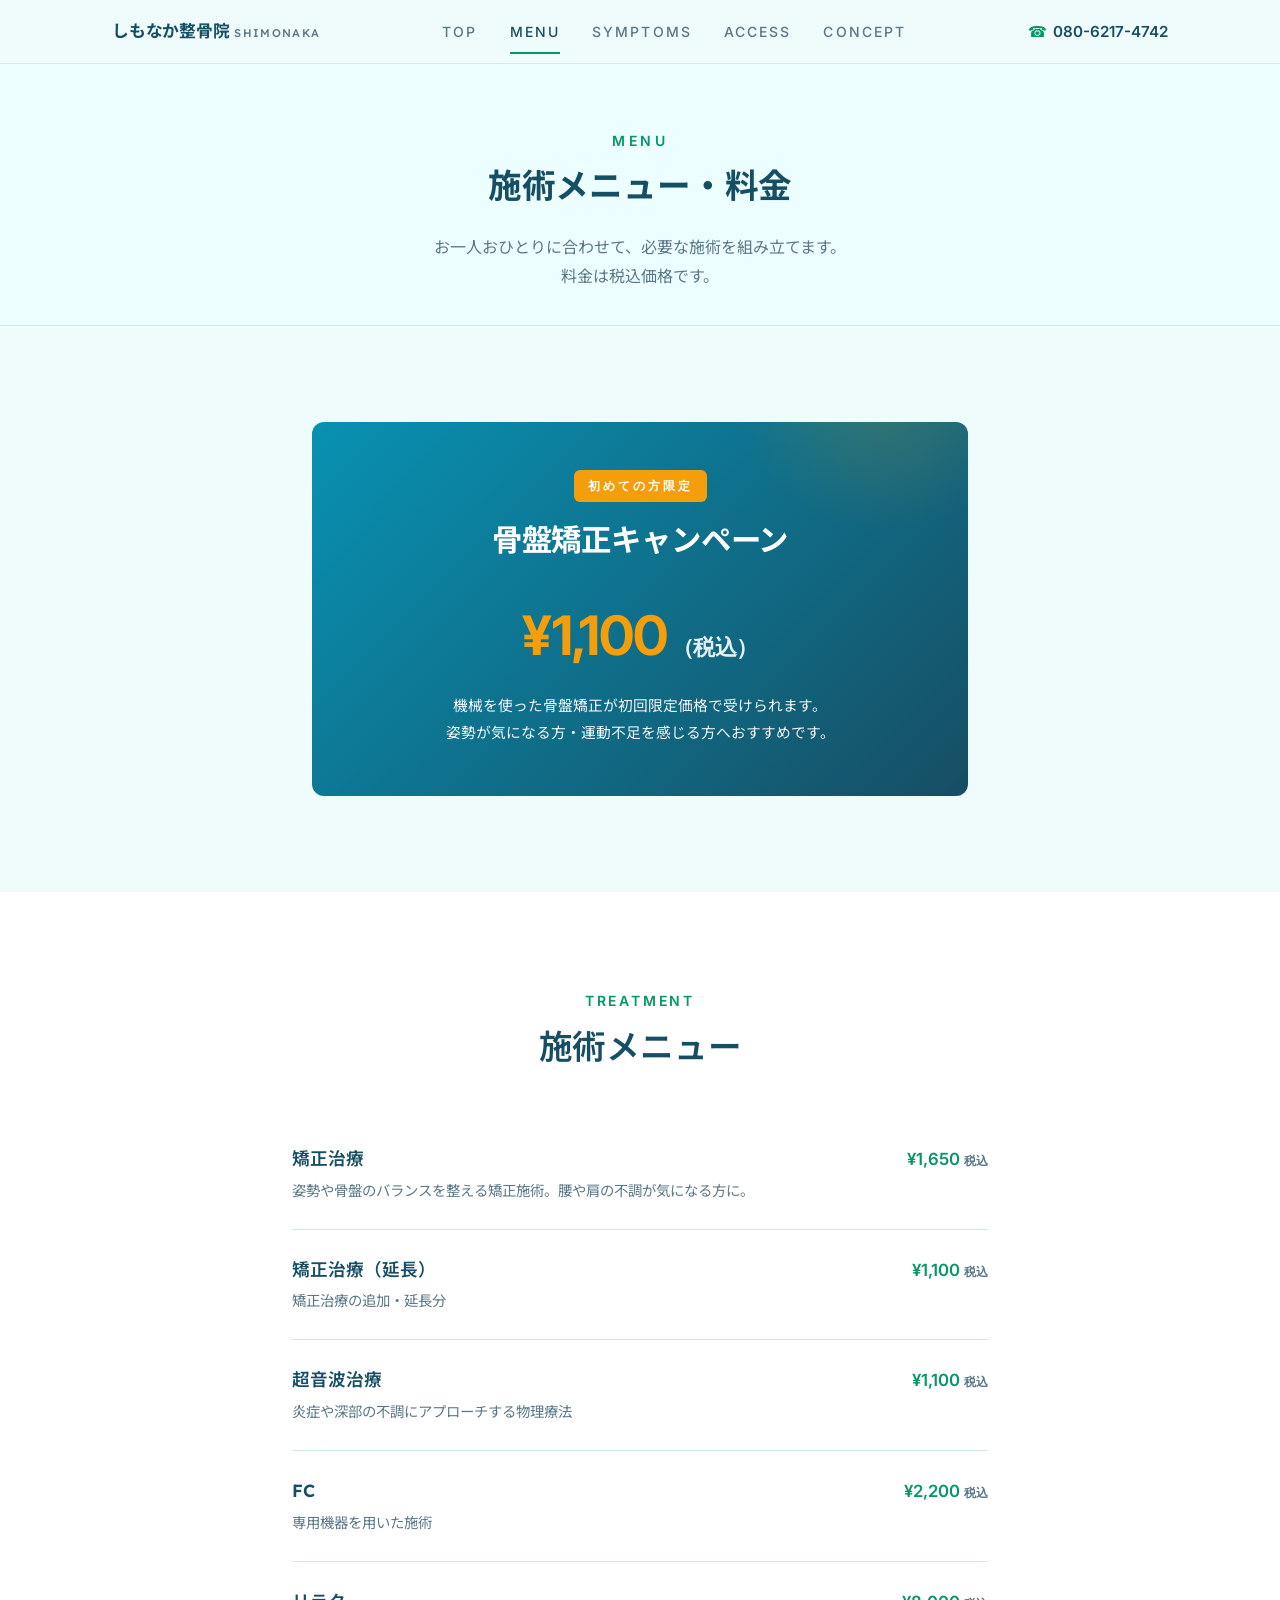
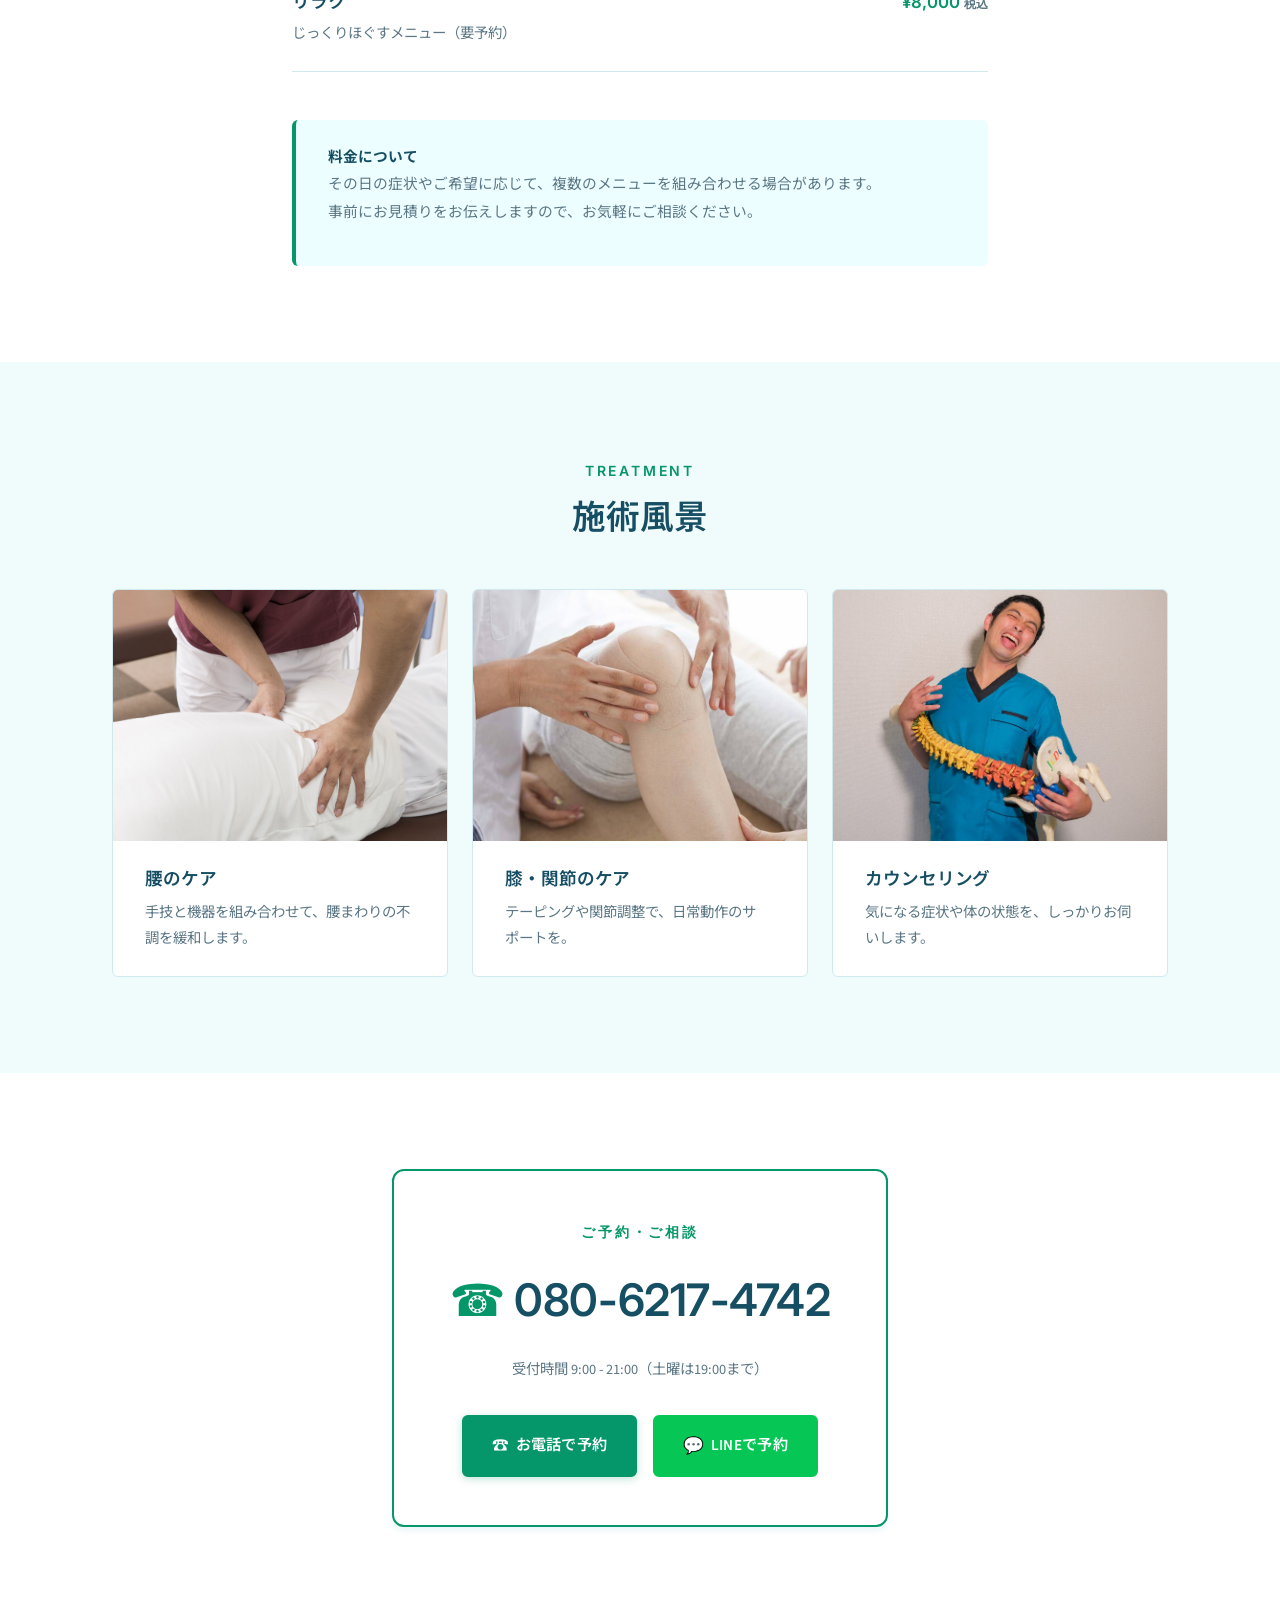
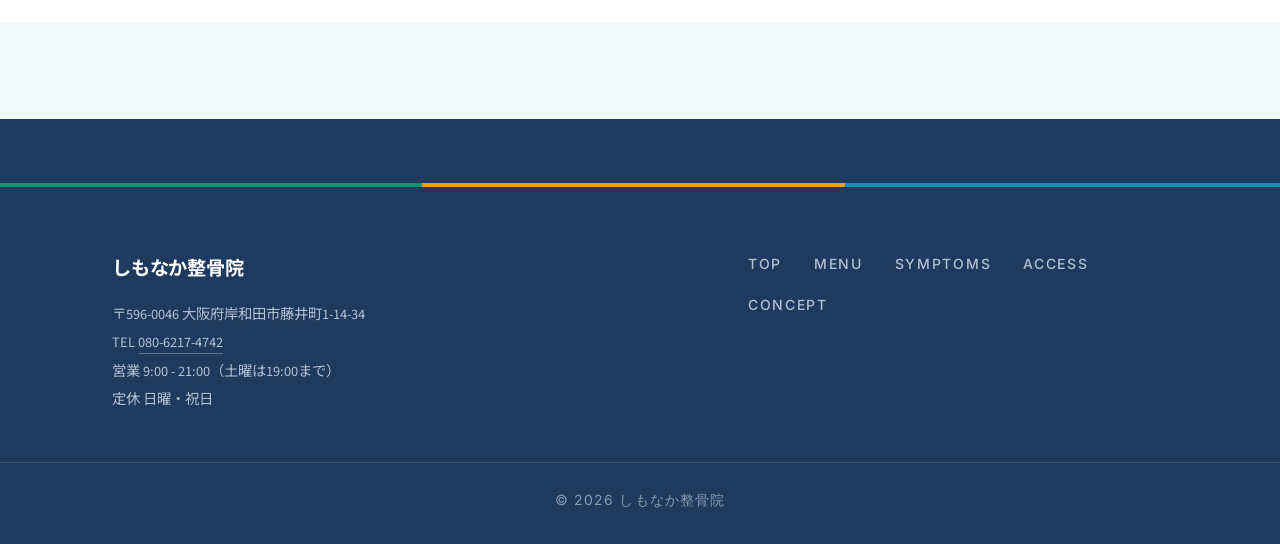
<file: menu/index.html>
<!DOCTYPE html>
<html lang="ja">
<head>
<meta charset="UTF-8">
<meta name="viewport" content="width=device-width,initial-scale=1">
<title>施術メニュー・料金 ｜ しもなか整骨院</title>
<meta name="description" content="しもなか整骨院の施術メニューと料金一覧。矯正治療・超音波治療・FC・リラクなど。初めての方限定の骨盤矯正キャンペーン¥1,100実施中。">
<link rel="stylesheet" href="../assets/style.css">
</head>
<body>

<header class="site-header">
  <div class="site-header__inner">
    <a href="../" class="site-header__brand">しもなか整骨院<small>SHIMONAKA</small></a>
    <nav class="site-nav" aria-label="Primary">
      <a href="../">TOP</a>
      <a href="./" aria-current="page">MENU</a>
      <a href="../symptoms/">SYMPTOMS</a>
      <a href="../access/">ACCESS</a>
      <a href="../concept/">CONCEPT</a>
    </nav>
    <a href="tel:08062174742" class="site-header__tel">080-6217-4742</a>
    <button class="site-header__toggle" aria-label="メニューを開く" onclick="document.getElementById('mobileMenu').classList.toggle('is-open')">≡</button>
  </div>
</header>

<div class="mobile-menu" id="mobileMenu">
  <a href="../">TOP</a>
  <a href="./">MENU — 施術メニュー</a>
  <a href="../symptoms/">SYMPTOMS — 症状別</a>
  <a href="../access/">ACCESS — アクセス</a>
  <a href="../concept/">CONCEPT — 院長紹介</a>
  <a href="tel:08062174742">☎ 080-6217-4742</a>
</div>

<header class="page-header">
  <div class="container">
    <span class="page-header__label">Menu</span>
    <h1 class="page-header__title">施術メニュー・料金</h1>
    <p class="page-header__lead">お一人おひとりに合わせて、必要な施術を組み立てます。<br>料金は税込価格です。</p>
  </div>
</header>

<!-- ==================== CAMPAIGN ==================== -->
<section class="section">
  <div class="container" style="max-width: 720px;">
    <div class="campaign-banner">
      <span class="campaign-banner__label">初めての方限定</span>
      <h2 class="campaign-banner__title">骨盤矯正キャンペーン</h2>
      <div class="campaign-banner__price">¥1,100<small>（税込）</small></div>
      <p class="campaign-banner__note">機械を使った骨盤矯正が初回限定価格で受けられます。<br>姿勢が気になる方・運動不足を感じる方へおすすめです。</p>
    </div>
  </div>
</section>

<!-- ==================== MENU LIST ==================== -->
<section class="section section--alt">
  <div class="container" style="max-width: 760px;">
    <div class="section__title">
      <small>Treatment</small>
      <h2>施術メニュー</h2>
    </div>
    <ul class="menu-list">
      <li class="menu-item">
        <div class="menu-item__name">
          <p class="menu-item__title">矯正治療</p>
          <p class="menu-item__desc">姿勢や骨盤のバランスを整える矯正施術。腰や肩の不調が気になる方に。</p>
        </div>
        <div class="menu-item__price">¥1,650<small>税込</small></div>
      </li>
      <li class="menu-item">
        <div class="menu-item__name">
          <p class="menu-item__title">矯正治療（延長）</p>
          <p class="menu-item__desc">矯正治療の追加・延長分</p>
        </div>
        <div class="menu-item__price">¥1,100<small>税込</small></div>
      </li>
      <li class="menu-item">
        <div class="menu-item__name">
          <p class="menu-item__title">超音波治療</p>
          <p class="menu-item__desc">炎症や深部の不調にアプローチする物理療法</p>
        </div>
        <div class="menu-item__price">¥1,100<small>税込</small></div>
      </li>
      <li class="menu-item">
        <div class="menu-item__name">
          <p class="menu-item__title">FC</p>
          <p class="menu-item__desc">専用機器を用いた施術</p>
        </div>
        <div class="menu-item__price">¥2,200<small>税込</small></div>
      </li>
      <li class="menu-item">
        <div class="menu-item__name">
          <p class="menu-item__title">リラク</p>
          <p class="menu-item__desc">じっくりほぐすメニュー（要予約）</p>
        </div>
        <div class="menu-item__price">¥8,000<small>税込</small></div>
      </li>
    </ul>
    <div class="notice mt-6">
      <p><strong>料金について</strong><br>
      その日の症状やご希望に応じて、複数のメニューを組み合わせる場合があります。<br>
      事前にお見積りをお伝えしますので、お気軽にご相談ください。</p>
    </div>
  </div>
</section>

<!-- ==================== TREATMENT PHOTOS ==================== -->
<section class="section">
  <div class="container">
    <div class="section__title">
      <small>Treatment</small>
      <h2>施術風景</h2>
    </div>
    <div class="feature-grid">
      <div class="symptom-card">
        <div class="symptom-card__photo">
          <img src="../assets/photos/treatment_back.jpg" alt="腰の施術風景" loading="lazy">
        </div>
        <div class="symptom-card__body">
          <h3 class="symptom-card__title">腰のケア</h3>
          <p class="text-mute" style="font-size:.9rem;margin:0;">手技と機器を組み合わせて、腰まわりの不調を緩和します。</p>
        </div>
      </div>
      <div class="symptom-card">
        <div class="symptom-card__photo">
          <img src="../assets/photos/treatment_knee.jpg" alt="膝のテーピング" loading="lazy">
        </div>
        <div class="symptom-card__body">
          <h3 class="symptom-card__title">膝・関節のケア</h3>
          <p class="text-mute" style="font-size:.9rem;margin:0;">テーピングや関節調整で、日常動作のサポートを。</p>
        </div>
      </div>
      <div class="symptom-card">
        <div class="symptom-card__photo">
          <img src="../assets/photos/doctor_smile.jpg" alt="院長 下仲慶彦" loading="lazy">
        </div>
        <div class="symptom-card__body">
          <h3 class="symptom-card__title">カウンセリング</h3>
          <p class="text-mute" style="font-size:.9rem;margin:0;">気になる症状や体の状態を、しっかりお伺いします。</p>
        </div>
      </div>
    </div>
  </div>
</section>

<!-- ==================== CONTACT ==================== -->
<section class="cta-section">
  <div class="container" style="max-width: 560px;">
    <div class="contact-box">
      <p class="contact-box__label">ご予約・ご相談</p>
      <a href="tel:08062174742" class="contact-box__tel">080-6217-4742</a>
      <p class="contact-box__hours">受付時間 9:00 - 21:00（土曜は19:00まで）</p>
      <div class="contact-box__btns">
        <a href="tel:08062174742" class="btn btn--primary"><span class="btn__icon">☎</span>お電話で予約</a>
        <a href="https://shimonaka-seikotsuin.jp/" target="_blank" rel="noopener" class="btn btn--line"><span class="btn__icon">💬</span>LINEで予約</a>
      </div>
    </div>
  </div>
</section>

<footer class="site-footer">
  <div class="leaf-strip"></div>
  <div class="site-footer__inner" style="padding-top: var(--space-7);">
    <div>
      <div class="site-footer__brand">しもなか整骨院</div>
      <p class="site-footer__meta">
        〒596-0046 大阪府岸和田市藤井町1-14-34<br>
        TEL <a href="tel:08062174742">080-6217-4742</a><br>
        営業 9:00 - 21:00（土曜は19:00まで）<br>
        定休 日曜・祝日
      </p>
    </div>
    <nav class="site-footer__nav" aria-label="Footer">
      <a href="../">TOP</a>
      <a href="./">MENU</a>
      <a href="../symptoms/">SYMPTOMS</a>
      <a href="../access/">ACCESS</a>
      <a href="../concept/">CONCEPT</a>
    </nav>
  </div>
  <div class="site-footer__copy">© 2026 しもなか整骨院</div>
</footer>

<div class="mobile-cta">
  <a href="tel:08062174742" class="mobile-cta__tel">電話で予約</a>
  <a href="https://shimonaka-seikotsuin.jp/" target="_blank" rel="noopener" class="mobile-cta__line">LINE</a>
</div>

</body>
</html>
</file>
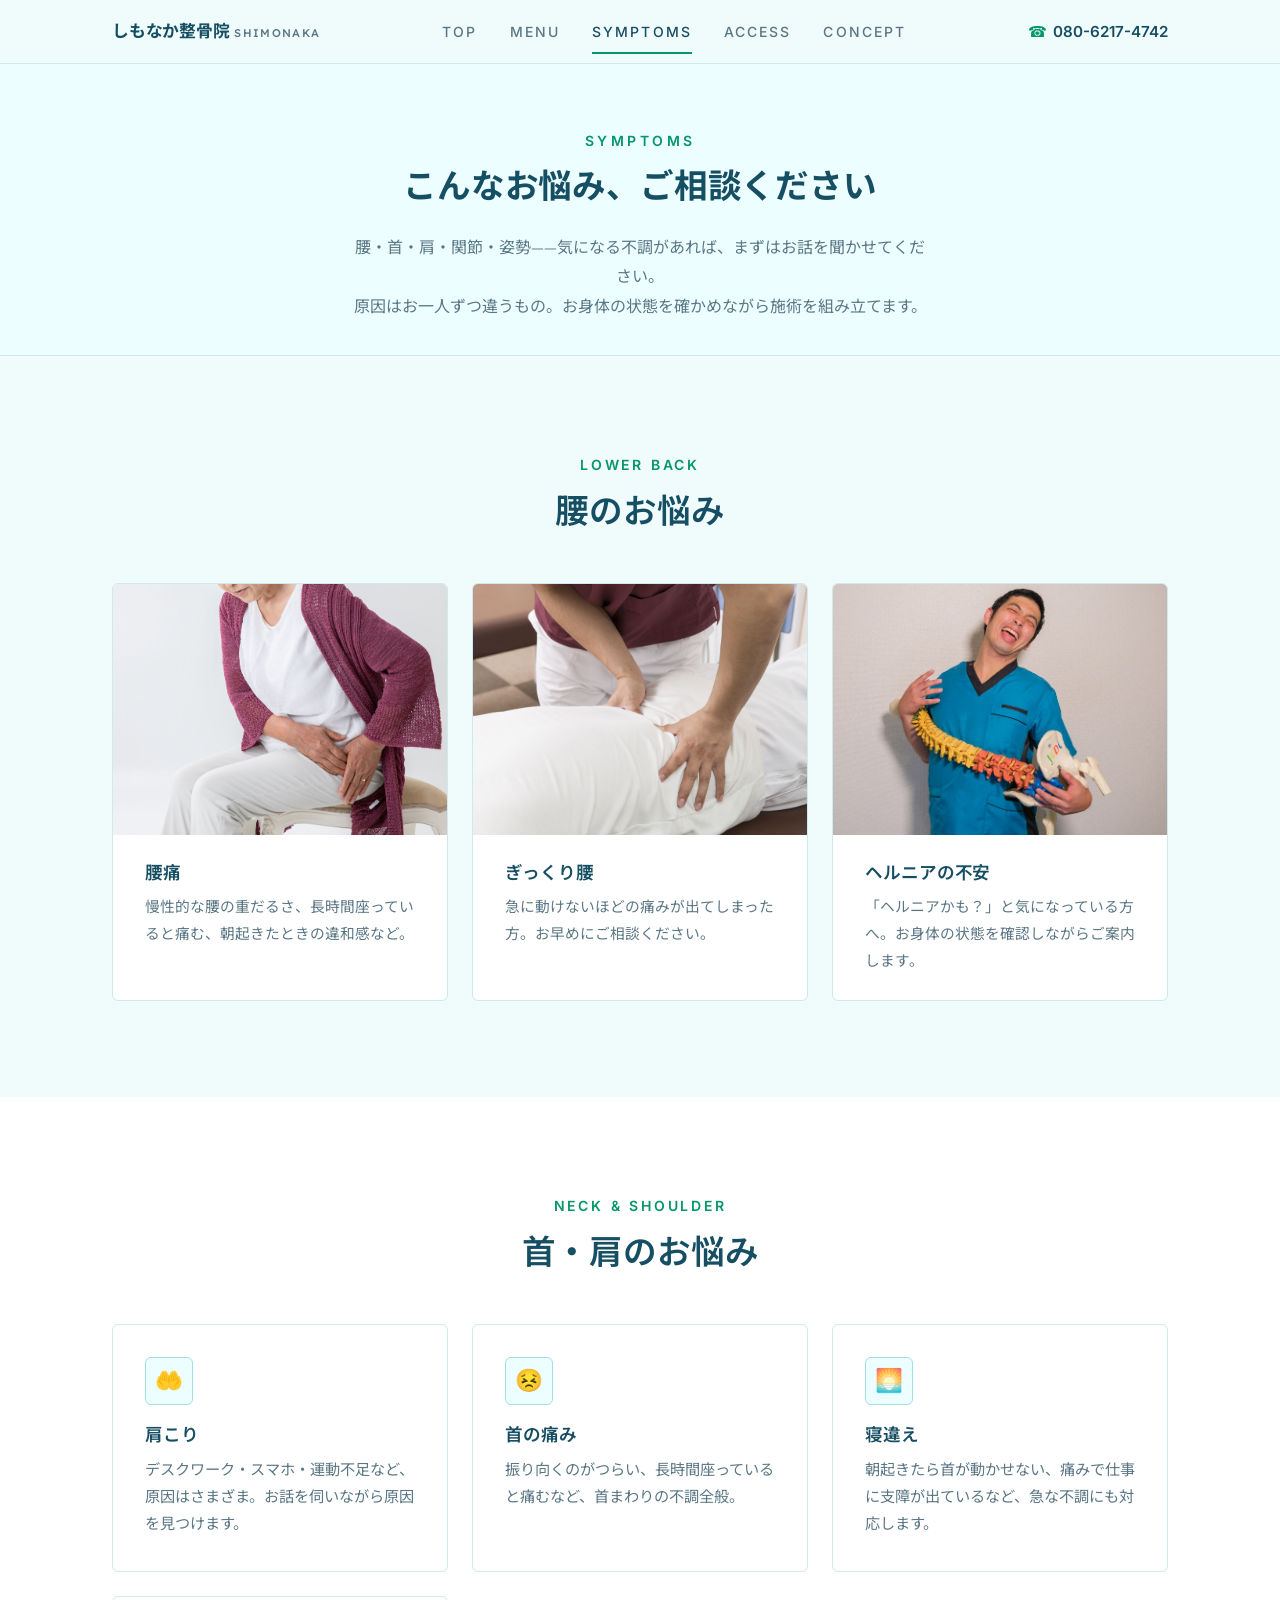
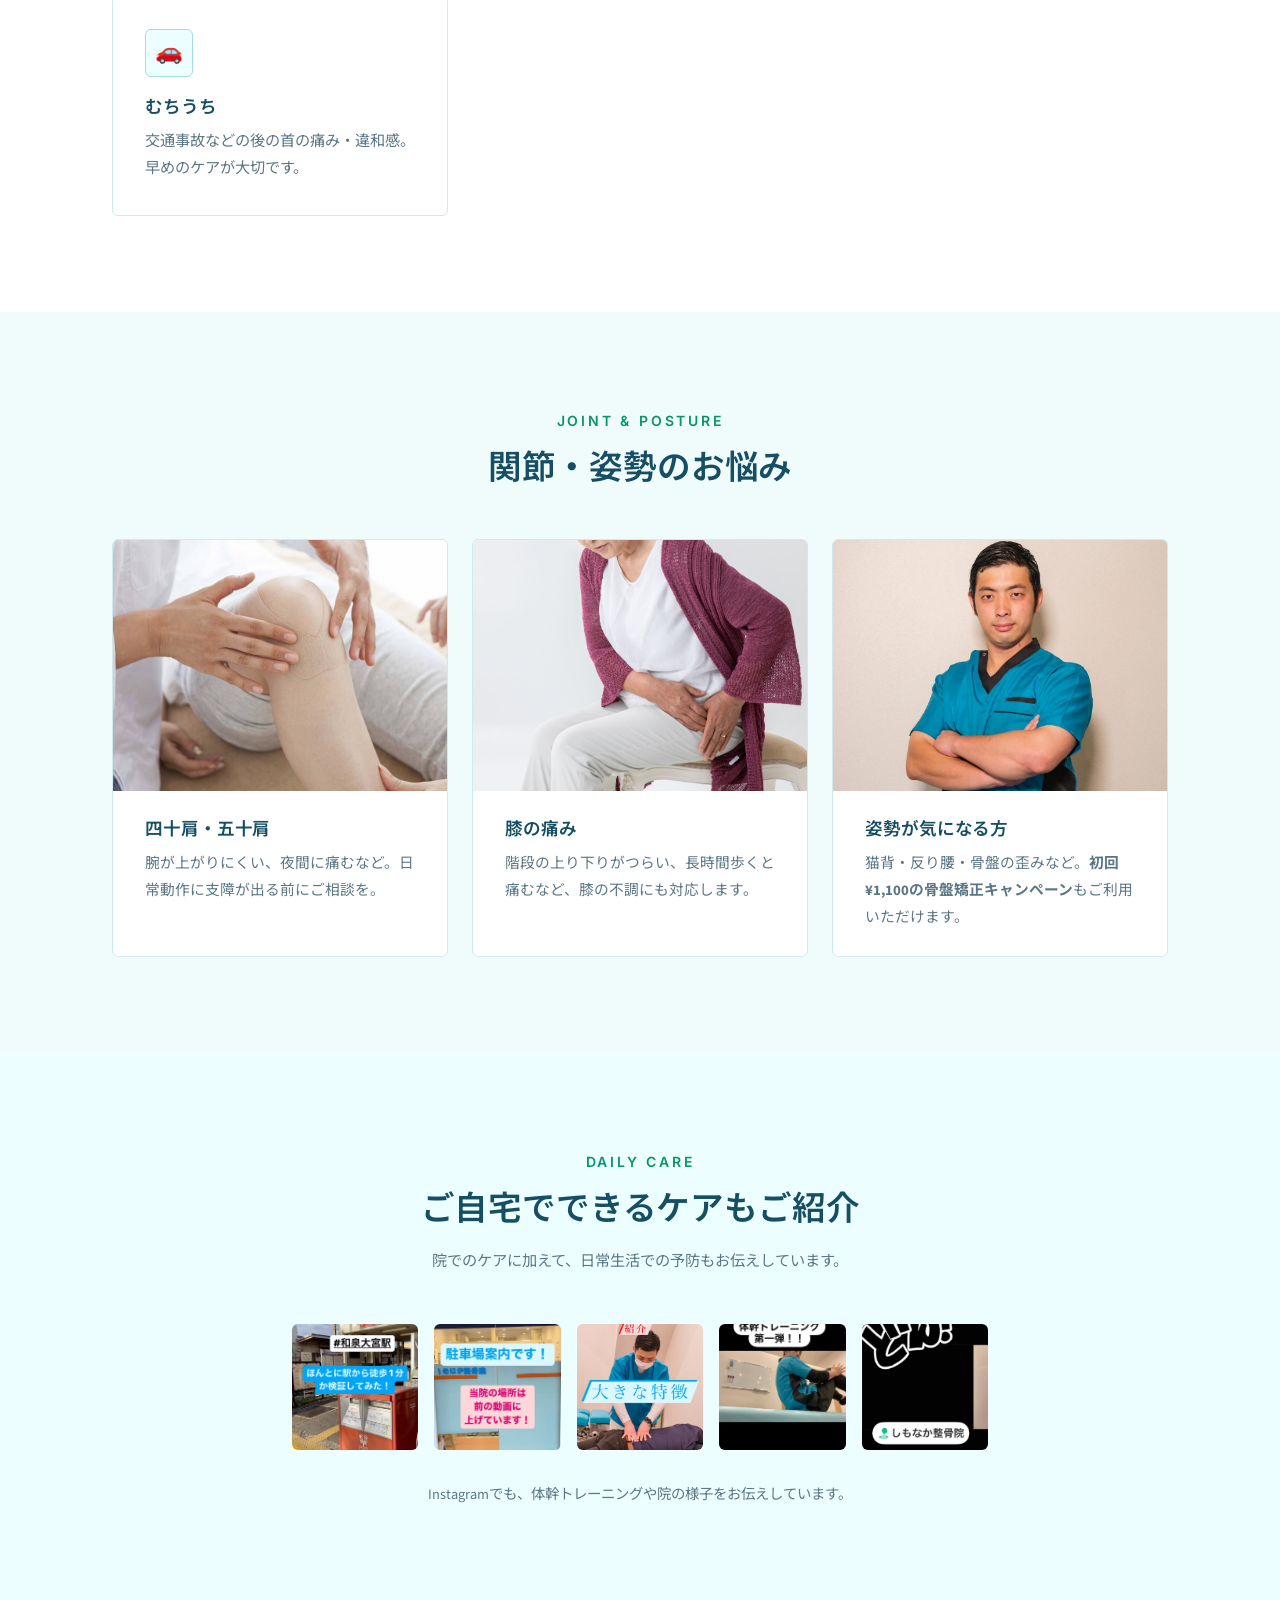
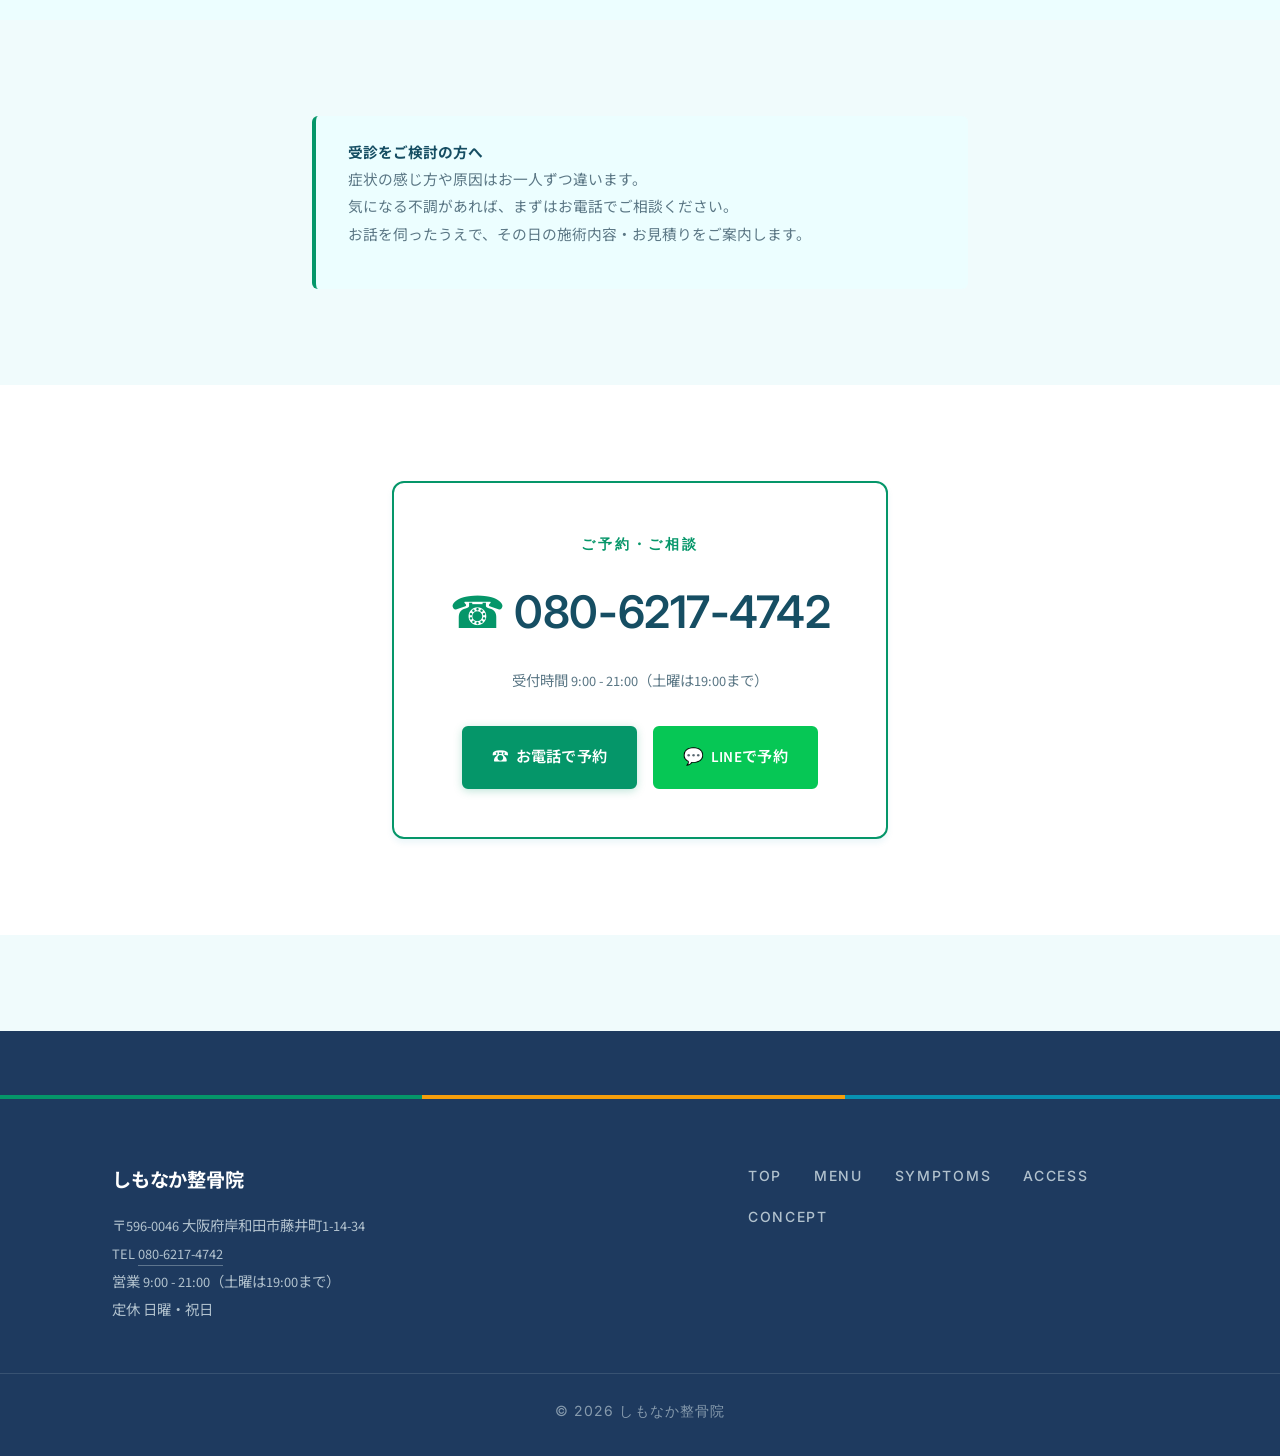
<file: symptoms/index.html>
<!DOCTYPE html>
<html lang="ja">
<head>
<meta charset="UTF-8">
<meta name="viewport" content="width=device-width,initial-scale=1">
<title>こんな症状でお悩みの方へ ｜ しもなか整骨院</title>
<meta name="description" content="腰痛・ぎっくり腰・四十肩・肩こり・寝違え・むちうち・姿勢の悩みなど、しもなか整骨院でご相談いただける症状の一覧。">
<link rel="stylesheet" href="../assets/style.css">
</head>
<body>

<header class="site-header">
  <div class="site-header__inner">
    <a href="../" class="site-header__brand">しもなか整骨院<small>SHIMONAKA</small></a>
    <nav class="site-nav" aria-label="Primary">
      <a href="../">TOP</a>
      <a href="../menu/">MENU</a>
      <a href="./" aria-current="page">SYMPTOMS</a>
      <a href="../access/">ACCESS</a>
      <a href="../concept/">CONCEPT</a>
    </nav>
    <a href="tel:08062174742" class="site-header__tel">080-6217-4742</a>
    <button class="site-header__toggle" aria-label="メニューを開く" onclick="document.getElementById('mobileMenu').classList.toggle('is-open')">≡</button>
  </div>
</header>

<div class="mobile-menu" id="mobileMenu">
  <a href="../">TOP</a>
  <a href="../menu/">MENU — 施術メニュー</a>
  <a href="./">SYMPTOMS — 症状別</a>
  <a href="../access/">ACCESS — アクセス</a>
  <a href="../concept/">CONCEPT — 院長紹介</a>
  <a href="tel:08062174742">☎ 080-6217-4742</a>
</div>

<header class="page-header">
  <div class="container">
    <span class="page-header__label">Symptoms</span>
    <h1 class="page-header__title">こんなお悩み、ご相談ください</h1>
    <p class="page-header__lead">腰・首・肩・関節・姿勢——気になる不調があれば、まずはお話を聞かせてください。<br>原因はお一人ずつ違うもの。お身体の状態を確かめながら施術を組み立てます。</p>
  </div>
</header>

<!-- ==================== 腰のお悩み ==================== -->
<section class="section">
  <div class="container">
    <div class="section__title">
      <small>Lower Back</small>
      <h2>腰のお悩み</h2>
    </div>
    <div class="feature-grid">
      <div class="symptom-card">
        <div class="symptom-card__photo">
          <img src="../assets/photos/symptom_back.jpg" alt="腰の不調" loading="lazy">
        </div>
        <div class="symptom-card__body">
          <h3 class="symptom-card__title">腰痛</h3>
          <p class="text-mute" style="font-size:.92rem;margin:0;line-height:1.85;">慢性的な腰の重だるさ、長時間座っていると痛む、朝起きたときの違和感など。</p>
        </div>
      </div>
      <div class="symptom-card">
        <div class="symptom-card__photo">
          <img src="../assets/photos/treatment_back.jpg" alt="腰の施術" loading="lazy">
        </div>
        <div class="symptom-card__body">
          <h3 class="symptom-card__title">ぎっくり腰</h3>
          <p class="text-mute" style="font-size:.92rem;margin:0;line-height:1.85;">急に動けないほどの痛みが出てしまった方。お早めにご相談ください。</p>
        </div>
      </div>
      <div class="symptom-card">
        <div class="symptom-card__photo">
          <img src="../assets/photos/doctor_smile.jpg" alt="ヘルニアのご相談" loading="lazy">
        </div>
        <div class="symptom-card__body">
          <h3 class="symptom-card__title">ヘルニアの不安</h3>
          <p class="text-mute" style="font-size:.92rem;margin:0;line-height:1.85;">「ヘルニアかも？」と気になっている方へ。お身体の状態を確認しながらご案内します。</p>
        </div>
      </div>
    </div>
  </div>
</section>

<!-- ==================== 首・肩のお悩み ==================== -->
<section class="section section--alt">
  <div class="container">
    <div class="section__title">
      <small>Neck & Shoulder</small>
      <h2>首・肩のお悩み</h2>
    </div>
    <div class="feature-grid">
      <div class="feature-card">
        <span class="feature-card__icon">🤲</span>
        <h3 class="feature-card__title">肩こり</h3>
        <p class="feature-card__desc">デスクワーク・スマホ・運動不足など、原因はさまざま。お話を伺いながら原因を見つけます。</p>
      </div>
      <div class="feature-card">
        <span class="feature-card__icon">😣</span>
        <h3 class="feature-card__title">首の痛み</h3>
        <p class="feature-card__desc">振り向くのがつらい、長時間座っていると痛むなど、首まわりの不調全般。</p>
      </div>
      <div class="feature-card">
        <span class="feature-card__icon">🌅</span>
        <h3 class="feature-card__title">寝違え</h3>
        <p class="feature-card__desc">朝起きたら首が動かせない、痛みで仕事に支障が出ているなど、急な不調にも対応します。</p>
      </div>
      <div class="feature-card">
        <span class="feature-card__icon">🚗</span>
        <h3 class="feature-card__title">むちうち</h3>
        <p class="feature-card__desc">交通事故などの後の首の痛み・違和感。早めのケアが大切です。</p>
      </div>
    </div>
  </div>
</section>

<!-- ==================== 関節・姿勢 ==================== -->
<section class="section">
  <div class="container">
    <div class="section__title">
      <small>Joint & Posture</small>
      <h2>関節・姿勢のお悩み</h2>
    </div>
    <div class="feature-grid">
      <div class="symptom-card">
        <div class="symptom-card__photo">
          <img src="../assets/photos/treatment_knee.jpg" alt="膝の施術" loading="lazy">
        </div>
        <div class="symptom-card__body">
          <h3 class="symptom-card__title">四十肩・五十肩</h3>
          <p class="text-mute" style="font-size:.92rem;margin:0;line-height:1.85;">腕が上がりにくい、夜間に痛むなど。日常動作に支障が出る前にご相談を。</p>
        </div>
      </div>
      <div class="symptom-card">
        <div class="symptom-card__photo">
          <img src="../assets/photos/symptom_back.jpg" alt="膝・関節の不調" loading="lazy">
        </div>
        <div class="symptom-card__body">
          <h3 class="symptom-card__title">膝の痛み</h3>
          <p class="text-mute" style="font-size:.92rem;margin:0;line-height:1.85;">階段の上り下りがつらい、長時間歩くと痛むなど、膝の不調にも対応します。</p>
        </div>
      </div>
      <div class="symptom-card">
        <div class="symptom-card__photo">
          <img src="../assets/photos/doctor_portrait.jpg" alt="姿勢のお悩みについて" loading="lazy">
        </div>
        <div class="symptom-card__body">
          <h3 class="symptom-card__title">姿勢が気になる方</h3>
          <p class="text-mute" style="font-size:.92rem;margin:0;line-height:1.85;">猫背・反り腰・骨盤の歪みなど。<strong>初回¥1,100の骨盤矯正キャンペーン</strong>もご利用いただけます。</p>
        </div>
      </div>
    </div>
  </div>
</section>

<!-- ==================== 体幹トレーニング動画 ==================== -->
<section class="section section--soft">
  <div class="container" style="max-width: 760px;">
    <div class="section__title">
      <small>Daily Care</small>
      <h2>ご自宅でできるケアもご紹介</h2>
      <p class="section__title__sub">院でのケアに加えて、日常生活での予防もお伝えしています。</p>
    </div>
    <div class="photo-strip">
      <img src="../assets/instagram/Cnd1nEfB965_thumb.jpg" alt="場所紹介" loading="lazy">
      <img src="../assets/instagram/CneBCrwBoP5_thumb.jpg" alt="駐車場のご案内" loading="lazy">
      <img src="../assets/instagram/CqXO1B-ve9b_thumb.jpg" alt="当院の特徴" loading="lazy">
      <img src="../assets/instagram/CqWuW58rmpe_thumb.jpg" alt="体幹トレーニング" loading="lazy">
      <img src="../assets/instagram/DWeN8yyj8at_thumb.jpg" alt="施術紹介" loading="lazy">
    </div>
    <p class="text-center mt-5 text-mute" style="font-size:.9rem;">
      Instagramでも、体幹トレーニングや院の様子をお伝えしています。
    </p>
  </div>
</section>

<!-- ==================== NOTICE ==================== -->
<section class="section">
  <div class="container" style="max-width: 720px;">
    <div class="notice">
      <p><strong>受診をご検討の方へ</strong><br>
      症状の感じ方や原因はお一人ずつ違います。<br>
      気になる不調があれば、まずはお電話でご相談ください。<br>
      お話を伺ったうえで、その日の施術内容・お見積りをご案内します。</p>
    </div>
  </div>
</section>

<!-- ==================== CONTACT ==================== -->
<section class="cta-section">
  <div class="container" style="max-width: 560px;">
    <div class="contact-box">
      <p class="contact-box__label">ご予約・ご相談</p>
      <a href="tel:08062174742" class="contact-box__tel">080-6217-4742</a>
      <p class="contact-box__hours">受付時間 9:00 - 21:00（土曜は19:00まで）</p>
      <div class="contact-box__btns">
        <a href="tel:08062174742" class="btn btn--primary"><span class="btn__icon">☎</span>お電話で予約</a>
        <a href="https://shimonaka-seikotsuin.jp/" target="_blank" rel="noopener" class="btn btn--line"><span class="btn__icon">💬</span>LINEで予約</a>
      </div>
    </div>
  </div>
</section>

<footer class="site-footer">
  <div class="leaf-strip"></div>
  <div class="site-footer__inner" style="padding-top: var(--space-7);">
    <div>
      <div class="site-footer__brand">しもなか整骨院</div>
      <p class="site-footer__meta">
        〒596-0046 大阪府岸和田市藤井町1-14-34<br>
        TEL <a href="tel:08062174742">080-6217-4742</a><br>
        営業 9:00 - 21:00（土曜は19:00まで）<br>
        定休 日曜・祝日
      </p>
    </div>
    <nav class="site-footer__nav" aria-label="Footer">
      <a href="../">TOP</a>
      <a href="../menu/">MENU</a>
      <a href="./">SYMPTOMS</a>
      <a href="../access/">ACCESS</a>
      <a href="../concept/">CONCEPT</a>
    </nav>
  </div>
  <div class="site-footer__copy">© 2026 しもなか整骨院</div>
</footer>

<div class="mobile-cta">
  <a href="tel:08062174742" class="mobile-cta__tel">電話で予約</a>
  <a href="https://shimonaka-seikotsuin.jp/" target="_blank" rel="noopener" class="mobile-cta__line">LINE</a>
</div>

</body>
</html>
</file>
<file: assets/style.css>
/* =========================================================
   しもなか整骨院 公式サイト — common stylesheet (v2)
   Theme: Trust & Authority + Healthcare App (ui-ux-pro-max推奨)
   Differentiation: フラワー店のNature Distilledテイストとは
     色相（cyan/green vs warm earth）・フォント（Lexend vs Zen Maru）
     ・装飾（minimal vs organic）の3軸で意図的に逆方向。
   Base: jp-ui-contracts (MIT)
   REQUIRED: <html lang="ja">
   ========================================================= */

@import url('https://fonts.googleapis.com/css2?family=Lexend:wght@400;500;600;700&family=Source+Sans+3:wght@400;500;600&family=Noto+Sans+JP:wght@400;500;700&family=Inter:wght@400;500&display=swap');

/* ---------- jp-ui-contracts ---------- */
html:lang(ja) {
  line-break: strict;
  word-break: normal;
  overflow-wrap: anywhere;
  font-kerning: auto;
}
body { text-rendering: optimizeLegibility; }
p, li, dd { line-break: strict; word-break: normal; overflow-wrap: anywhere; }
:where(article, .prose, .content) p { max-width: 42em; }
html:lang(ja) { text-autospace: normal; }
:lang(ja) em, :lang(ja) strong, :lang(ja) a { word-break: normal; overflow-wrap: anywhere; }
:lang(ja) h1, :lang(ja) h2, :lang(ja) h3 { word-break: auto-phrase; }
:lang(ja) h1, :lang(ja) h2, :lang(ja) h3, :lang(ja) h4 {
  line-break: strict; word-break: normal; overflow-wrap: anywhere; font-kerning: auto;
}
:lang(ja) h1 { line-height: 1.45; }
:lang(ja) h2 { line-height: 1.5; }
:lang(ja) h3 { line-height: 1.55; }

/* =========================================================
   Design tokens — Trust & Authority + Healthcare App
   ========================================================= */
:root {
  /* Colors — Healthcare App palette + Trust accents */
  --color-primary:    #0891B2;   /* シアンブルー（信頼・医療） */
  --color-primary-dk: #164E63;   /* ダークシアン（テキスト・見出し） */
  --color-text:       #164E63;
  --color-text-mute:  #5B7785;
  --color-accent:     #059669;   /* ヒーリンググリーン（CTA） */
  --color-accent-dk:  #047857;
  --color-warm:       #F59E0B;   /* 温かみオレンジ（強調・親しみ） */
  --color-bg:         #F0FBFC;   /* 極淡シアン（清潔感） */
  --color-bg-alt:     #ffffff;
  --color-bg-soft:    #ECFEFF;   /* やわらかペールシアン */
  --color-border:     #CFE9EE;   /* シアンボーダー */
  --color-border-dk:  #A5DBE3;
  --color-cta:        #059669;
  --color-cta-hover:  #047857;
  --color-cta-text:   #ffffff;
  --color-line:       #06c755;
  --color-trust-bg:   #1E3A5F;   /* フッター/濃色用ディープブルー */

  /* Fonts */
  --font-heading: "Lexend", "Noto Sans JP", "Hiragino Sans", sans-serif;
  --font-body:    "Source Sans 3", "Noto Sans JP", "Hiragino Sans", sans-serif;
  --font-ui:      "Inter", "Helvetica Neue", system-ui, sans-serif;

  /* Sizes */
  --fs-h1: clamp(2rem, 4.4vw, 3.2rem);
  --fs-h2: clamp(1.5rem, 3vw, 2.1rem);
  --fs-h3: clamp(1.1rem, 2vw, 1.3rem);
  --fs-body: 1rem;
  --fs-small: 0.875rem;

  --lh-tight: 1.4;
  --lh-normal: 1.8;

  --space-1: 0.25rem;
  --space-2: 0.5rem;
  --space-3: 1rem;
  --space-4: 1.5rem;
  --space-5: 2rem;
  --space-6: 3rem;
  --space-7: 4rem;
  --space-8: 6rem;
  --space-9: 8rem;

  /* Differentiation: smaller radius & subtler shadows (vs flower's organic radius) */
  --radius: 6px;
  --radius-lg: 12px;
  --shadow: 0 4px 6px rgba(8, 145, 178, 0.08);
  --shadow-lg: 0 10px 30px rgba(8, 145, 178, 0.12);
  --container: 1120px;
  --gutter: clamp(1rem, 4vw, 2rem);

  --header-h: 64px;
  --mobile-cta-h: 56px;
}

* { box-sizing: border-box; }
html { scroll-behavior: smooth; }

body {
  margin: 0;
  padding: 0;
  font-family: var(--font-body);
  font-size: var(--fs-body);
  line-height: var(--lh-normal);
  color: var(--color-text);
  background: var(--color-bg);
  -webkit-font-smoothing: antialiased;
  padding-bottom: var(--mobile-cta-h);
}
@media (min-width: 768px) {
  body { padding-bottom: 0; }
}

img { max-width: 100%; height: auto; display: block; }

a { color: inherit; text-decoration: none; transition: opacity 0.2s ease, color 0.2s ease; }
a:hover { opacity: 0.78; }

h1, h2, h3, h4 {
  font-family: var(--font-heading);
  font-weight: 600;
  line-height: var(--lh-tight);
  margin: 0 0 var(--space-4) 0;
  letter-spacing: -0.005em;
  color: var(--color-primary-dk);
}
h1 { font-size: var(--fs-h1); font-weight: 700; }
h2 { font-size: var(--fs-h2); }
h3 { font-size: var(--fs-h3); }
p { margin: 0 0 var(--space-3) 0; }

.container {
  width: 100%;
  max-width: var(--container);
  margin: 0 auto;
  padding: 0 var(--gutter);
}

.section { padding: var(--space-8) 0; }
.section--alt { background: var(--color-bg-alt); }
.section--soft { background: var(--color-bg-soft); }
.section--narrow { padding: var(--space-7) 0; }

.section__title { text-align: center; margin-bottom: var(--space-6); }
.section__title small {
  display: block;
  font-family: var(--font-ui);
  font-size: var(--fs-small);
  letter-spacing: 0.2em;
  color: var(--color-accent);
  text-transform: uppercase;
  margin-bottom: var(--space-2);
  font-weight: 600;
}
.section__title h2 { margin-bottom: 0; }
.section__title__sub {
  margin-top: var(--space-3);
  color: var(--color-text-mute);
  font-size: 0.95rem;
}

/* =========================================================
   Header (sticky)
   ========================================================= */
.site-header {
  position: sticky; top: 0; z-index: 100;
  background: rgba(240, 251, 252, 0.96);
  backdrop-filter: blur(16px);
  border-bottom: 1px solid var(--color-border);
  height: var(--header-h);
  display: flex; align-items: center;
}
.site-header__inner {
  width: 100%; max-width: var(--container);
  margin: 0 auto; padding: 0 var(--gutter);
  display: flex; align-items: center; justify-content: space-between; gap: var(--space-3);
}
.site-header__brand {
  font-family: var(--font-heading); font-size: 1.05rem; font-weight: 700;
  letter-spacing: -0.01em; color: var(--color-primary-dk);
}
.site-header__brand small {
  font-weight: 500; font-size: 0.7rem;
  color: var(--color-text-mute); margin-left: 0.4em; letter-spacing: 0.12em;
}

.site-nav { display: none; }
@media (min-width: 768px) {
  .site-nav { display: flex; gap: var(--space-5); }
}
.site-nav a {
  font-family: var(--font-ui); font-size: var(--fs-small);
  letter-spacing: 0.15em; text-transform: uppercase;
  color: var(--color-text-mute); position: relative;
  padding: var(--space-2) 0; font-weight: 500;
}
.site-nav a:hover { color: var(--color-primary-dk); opacity: 1; }
.site-nav a[aria-current="page"] { color: var(--color-primary-dk); }
.site-nav a[aria-current="page"]::after {
  content: ""; position: absolute; left: 0; right: 0; bottom: -2px;
  height: 2px; background: var(--color-accent);
}

.site-header__tel {
  font-family: var(--font-ui); font-size: 0.95rem; font-weight: 600;
  color: var(--color-primary-dk); display: none;
}
@media (min-width: 960px) {
  .site-header__tel { display: inline-flex; align-items: center; gap: 0.4em; }
  .site-header__tel::before { content: "☎"; color: var(--color-accent); }
}

.site-header__toggle {
  display: block; background: none;
  border: 1px solid var(--color-border-dk); border-radius: var(--radius);
  width: 40px; height: 40px; cursor: pointer;
  color: var(--color-primary-dk); font-size: 1.25rem; padding: 0;
}
@media (min-width: 768px) {
  .site-header__toggle { display: none; }
}

.mobile-menu {
  display: none; position: fixed;
  top: var(--header-h); left: 0; right: 0;
  background: var(--color-bg-alt); border-bottom: 1px solid var(--color-border);
  padding: var(--space-4) var(--gutter); z-index: 99;
  box-shadow: var(--shadow);
}
.mobile-menu.is-open { display: block; }
.mobile-menu a {
  display: block; padding: var(--space-3) 0;
  font-family: var(--font-ui); font-size: 0.95rem; letter-spacing: 0.1em;
  border-bottom: 1px solid var(--color-border); color: var(--color-primary-dk);
}
.mobile-menu a:last-child { border-bottom: none; }

/* =========================================================
   Hero — Differentiation: split with full-bleed photo right
   (vs flower's centered hero with overlay)
   ========================================================= */
.hero {
  position: relative;
  background: linear-gradient(135deg, var(--color-bg-soft) 0%, var(--color-bg) 100%);
  overflow: hidden;
  padding: var(--space-7) 0;
}
.hero__inner {
  max-width: var(--container); margin: 0 auto; padding: 0 var(--gutter);
  display: grid; grid-template-columns: 1fr; gap: var(--space-6);
  align-items: center;
}
@media (min-width: 768px) {
  .hero { padding: var(--space-9) 0; }
  .hero__inner { grid-template-columns: 1.05fr 1fr; gap: var(--space-7); }
}
.hero__content { position: relative; z-index: 1; }
.hero__label {
  display: inline-flex; align-items: center; gap: 0.5em;
  font-family: var(--font-ui); font-size: 0.78rem; font-weight: 600;
  letter-spacing: 0.18em; text-transform: uppercase;
  color: var(--color-accent);
  background: var(--color-bg-alt); padding: 8px 16px;
  border-radius: var(--radius); margin-bottom: var(--space-4);
  border: 1px solid var(--color-border-dk);
}
.hero__label::before {
  content: ""; width: 6px; height: 6px; border-radius: 50%;
  background: var(--color-accent);
}
.hero__catch {
  font-family: var(--font-heading); font-weight: 700;
  font-size: var(--fs-h1);
  margin: 0 0 var(--space-4);
  color: var(--color-primary-dk);
  line-height: 1.5;
  letter-spacing: -0.01em;
}
.hero__catch span { display: inline-block; }
.hero__catch strong { color: var(--color-warm); font-weight: inherit; }
.hero__sub {
  font-size: 1.05rem; color: var(--color-text-mute);
  margin: 0 0 var(--space-5); line-height: 1.85;
}
.hero__btns { display: flex; gap: var(--space-3); flex-wrap: wrap; }

.hero__photo {
  position: relative;
  border-radius: var(--radius-lg);
  overflow: hidden;
  aspect-ratio: 4 / 5;
  background: var(--color-border);
  box-shadow: var(--shadow-lg);
}
@media (min-width: 768px) {
  .hero__photo { aspect-ratio: 5 / 6; }
}
.hero__photo img {
  width: 100%; height: 100%; object-fit: cover;
}

/* Trust badges row */
.hero__trust {
  display: flex; gap: var(--space-4); flex-wrap: wrap;
  margin-top: var(--space-5); padding-top: var(--space-5);
  border-top: 1px solid var(--color-border);
}
.hero__trust-item {
  display: flex; align-items: center; gap: 0.5em;
  font-size: 0.85rem; color: var(--color-text-mute);
  font-family: var(--font-ui); font-weight: 500;
}
.hero__trust-item::before {
  content: "✓"; color: var(--color-accent);
  font-weight: 700; font-size: 1em;
}

/* =========================================================
   Page header (sub pages)
   ========================================================= */
.page-header {
  padding: var(--space-7) 0 var(--space-5);
  text-align: center;
  background: var(--color-bg-soft);
  border-bottom: 1px solid var(--color-border);
}
.page-header__label {
  display: block;
  font-family: var(--font-ui); font-size: var(--fs-small);
  letter-spacing: 0.25em; color: var(--color-accent);
  text-transform: uppercase; margin-bottom: var(--space-2);
  font-weight: 600;
}
.page-header__title { font-size: var(--fs-h2); margin: 0; color: var(--color-primary-dk); }
.page-header__lead {
  margin: var(--space-4) auto 0; max-width: 580px;
  color: var(--color-text-mute); line-height: 1.85;
}

/* =========================================================
   Buttons — Differentiation: green CTA (vs flower's terracotta)
   ========================================================= */
.btn {
  display: inline-flex; align-items: center; justify-content: center;
  gap: 0.4em;
  padding: 14px 28px;
  font-family: var(--font-body); font-size: 0.95rem; font-weight: 600;
  border-radius: var(--radius); border: 2px solid transparent;
  cursor: pointer; transition: all 0.2s ease;
  text-decoration: none;
  letter-spacing: 0.02em;
}
.btn--primary {
  background: var(--color-cta); color: var(--color-cta-text);
  border-color: var(--color-cta);
  box-shadow: 0 2px 8px rgba(5, 150, 105, 0.25);
}
.btn--primary:hover {
  background: var(--color-cta-hover); border-color: var(--color-cta-hover);
  opacity: 1; transform: translateY(-1px);
  box-shadow: 0 6px 14px rgba(5, 150, 105, 0.3);
}
.btn--outline {
  background: transparent; color: var(--color-primary-dk);
  border-color: var(--color-primary-dk);
}
.btn--outline:hover { background: var(--color-primary-dk); color: var(--color-bg); opacity: 1; }
.btn--line {
  background: var(--color-line); color: #fff; border-color: var(--color-line);
}
.btn--line:hover { background: #05a046; opacity: 1; }
.btn--lg { padding: 16px 32px; font-size: 1rem; }
.btn__icon { font-size: 1.1em; }

/* =========================================================
   Cards — Differentiation: clean borders, subtle shadows,
   square corners (vs flower's organic rounded)
   ========================================================= */
.feature-grid {
  display: grid; grid-template-columns: 1fr;
  gap: var(--space-4);
}
@media (min-width: 640px) {
  .feature-grid { grid-template-columns: repeat(2, 1fr); }
}
@media (min-width: 960px) {
  .feature-grid { grid-template-columns: repeat(3, 1fr); }
  .feature-grid--4 { grid-template-columns: repeat(4, 1fr); }
}

.feature-card {
  background: var(--color-bg-alt);
  border: 1px solid var(--color-border);
  border-radius: var(--radius);
  padding: var(--space-5);
  transition: transform 0.25s ease, box-shadow 0.25s ease, border-color 0.25s ease;
}
.feature-card:hover {
  transform: translateY(-2px);
  box-shadow: var(--shadow);
  border-color: var(--color-border-dk);
}
.feature-card__icon {
  display: inline-flex; align-items: center; justify-content: center;
  width: 48px; height: 48px;
  background: var(--color-bg-soft);
  border-radius: var(--radius);
  font-size: 1.4rem;
  margin-bottom: var(--space-3);
  color: var(--color-accent);
  border: 1px solid var(--color-border-dk);
}
.feature-card__title {
  font-size: 1.1rem; font-weight: 600;
  margin: 0 0 var(--space-2); color: var(--color-primary-dk);
}
.feature-card__desc {
  font-size: 0.95rem; color: var(--color-text-mute);
  margin: 0; line-height: 1.8;
}

.symptom-card {
  background: var(--color-bg-alt);
  border: 1px solid var(--color-border);
  border-radius: var(--radius);
  overflow: hidden;
  display: flex; flex-direction: column;
  transition: transform 0.25s ease, box-shadow 0.25s ease;
}
.symptom-card:hover { transform: translateY(-2px); box-shadow: var(--shadow); }
.symptom-card__photo {
  aspect-ratio: 4 / 3; overflow: hidden; background: var(--color-border);
}
.symptom-card__photo img { width: 100%; height: 100%; object-fit: cover; }
.symptom-card__body { padding: var(--space-4) var(--space-5); }
.symptom-card__title {
  font-size: 1.1rem; font-weight: 600;
  margin: 0 0 var(--space-2); color: var(--color-primary-dk);
}
.symptom-card__list {
  margin: var(--space-2) 0 0; padding-left: 1.2em;
  font-size: 0.9rem; color: var(--color-text-mute);
}
.symptom-card__list li { margin-bottom: 0.3em; }

/* =========================================================
   Menu / Price list
   ========================================================= */
.menu-list { list-style: none; padding: 0; margin: 0; }
.menu-item {
  display: flex; justify-content: space-between; align-items: baseline;
  padding: var(--space-4) 0;
  border-bottom: 1px solid var(--color-border);
  gap: var(--space-4);
}
.menu-item__name { flex: 1; }
.menu-item__title {
  font-size: 1.1rem; font-weight: 600; color: var(--color-primary-dk);
  margin: 0 0 var(--space-1); font-family: var(--font-heading);
}
.menu-item__desc {
  font-size: 0.9rem; color: var(--color-text-mute); margin: 0;
}
.menu-item__price {
  font-family: var(--font-ui); font-weight: 600; font-size: 1.05rem;
  color: var(--color-accent); white-space: nowrap;
}
.menu-item__price small {
  font-size: 0.75rem; color: var(--color-text-mute); margin-left: 4px;
}

/* Campaign banner — Differentiation: blue gradient (vs flower's terracotta) */
.campaign-banner {
  background: linear-gradient(135deg, var(--color-primary) 0%, var(--color-primary-dk) 100%);
  color: #fff;
  border-radius: var(--radius-lg);
  padding: var(--space-6) var(--space-5);
  text-align: center;
  position: relative;
  overflow: hidden;
}
.campaign-banner::before {
  content: ""; position: absolute;
  top: -50%; right: -10%;
  width: 300px; height: 300px;
  background: radial-gradient(circle, rgba(245,158,11,0.18) 0%, transparent 70%);
  pointer-events: none;
}
.campaign-banner__label {
  display: inline-block;
  font-family: var(--font-ui); font-size: 0.75rem; font-weight: 600;
  letter-spacing: 0.25em; text-transform: uppercase;
  background: var(--color-warm); color: #fff; padding: 5px 14px;
  border-radius: var(--radius); margin-bottom: var(--space-3);
  position: relative; z-index: 1;
}
.campaign-banner__title {
  font-family: var(--font-heading); font-weight: 700;
  font-size: clamp(1.4rem, 3vw, 1.9rem);
  margin: 0 0 var(--space-3); color: #fff; line-height: 1.5;
  position: relative; z-index: 1;
}
.campaign-banner__price {
  font-family: var(--font-ui); font-weight: 700;
  font-size: clamp(2.4rem, 6vw, 3.4rem);
  display: inline-block; margin: var(--space-2) 0;
  letter-spacing: -0.01em; color: var(--color-warm);
  position: relative; z-index: 1;
}
.campaign-banner__price small { font-size: 0.4em; margin-left: 4px; color: #fff; opacity: 0.9; }
.campaign-banner__note {
  font-size: 0.92rem; opacity: 0.95; margin: 0;
  position: relative; z-index: 1; line-height: 1.85;
}

/* =========================================================
   Doctor section
   ========================================================= */
.doctor-block {
  display: grid; grid-template-columns: 1fr; gap: var(--space-6);
  align-items: center;
}
@media (min-width: 768px) {
  .doctor-block { grid-template-columns: 1fr 1.4fr; }
}
.doctor-block__photo {
  border-radius: var(--radius-lg); overflow: hidden;
  aspect-ratio: 3 / 4; background: var(--color-border);
  box-shadow: var(--shadow);
}
.doctor-block__photo img { width: 100%; height: 100%; object-fit: cover; }
.doctor-block__body p { line-height: 1.85; }
.doctor-block__name {
  font-family: var(--font-heading); font-size: 1.5rem; font-weight: 700;
  color: var(--color-primary-dk); margin: 0 0 var(--space-2);
  letter-spacing: -0.01em;
}
.doctor-block__qual {
  font-size: 0.9rem; color: var(--color-text-mute);
  font-family: var(--font-ui); font-weight: 500; margin: 0 0 var(--space-4);
  letter-spacing: 0.05em;
}

/* =========================================================
   Info table
   ========================================================= */
.info-table { width: 100%; border-collapse: collapse; }
.info-table th, .info-table td {
  padding: var(--space-4) var(--space-3); text-align: left;
  border-bottom: 1px solid var(--color-border); vertical-align: top;
}
.info-table th {
  width: 28%; font-weight: 600; color: var(--color-primary-dk);
  font-family: var(--font-ui); font-size: var(--fs-small); letter-spacing: 0.05em;
}
@media (max-width: 640px) {
  .info-table th { width: 32%; font-size: 0.8rem; }
  .info-table th, .info-table td { padding: var(--space-3) var(--space-2); }
}

.hours-table {
  width: 100%; border-collapse: collapse;
  background: var(--color-bg-alt); border-radius: var(--radius); overflow: hidden;
  border: 1px solid var(--color-border);
}
.hours-table th, .hours-table td {
  padding: var(--space-3) var(--space-3); text-align: center;
  border-bottom: 1px solid var(--color-border);
  font-size: 0.95rem;
}
.hours-table thead th {
  background: var(--color-primary-dk); color: #fff;
  font-family: var(--font-ui); font-weight: 600; font-size: var(--fs-small);
  letter-spacing: 0.08em;
}
.hours-table tbody th {
  font-weight: 600; color: var(--color-primary-dk); width: 34%;
  background: var(--color-bg-soft);
}
.hours-table tr:last-child th, .hours-table tr:last-child td { border-bottom: none; }

/* =========================================================
   Contact box / CTA
   ========================================================= */
.contact-box {
  background: var(--color-bg-alt);
  border: 2px solid var(--color-accent);
  border-radius: var(--radius-lg);
  padding: var(--space-6) var(--space-5);
  text-align: center;
  box-shadow: var(--shadow);
}
.contact-box__label {
  font-family: var(--font-ui); font-size: var(--fs-small); font-weight: 600;
  letter-spacing: 0.2em; color: var(--color-accent);
  text-transform: uppercase; margin-bottom: var(--space-2);
}
.contact-box__tel {
  font-family: var(--font-ui); font-size: clamp(2rem, 6vw, 2.8rem);
  font-weight: 600; letter-spacing: -0.01em;
  color: var(--color-primary-dk); display: inline-block;
  margin: var(--space-2) 0 var(--space-3);
}
.contact-box__tel::before { content: "☎ "; color: var(--color-accent); }
.contact-box__hours {
  font-size: 0.9rem; color: var(--color-text-mute); margin: 0;
}
.contact-box__btns {
  display: flex; flex-direction: column; gap: var(--space-3);
  margin-top: var(--space-5); align-items: center;
}
@media (min-width: 480px) {
  .contact-box__btns { flex-direction: row; justify-content: center; }
}

.cta-section {
  text-align: center; padding: var(--space-8) 0;
  background: var(--color-bg-alt);
}

.mobile-cta {
  position: fixed; bottom: 0; left: 0; right: 0;
  height: var(--mobile-cta-h);
  display: grid; grid-template-columns: 1fr 1fr;
  z-index: 90; border-top: 1px solid var(--color-border);
}
.mobile-cta a {
  display: flex; align-items: center; justify-content: center;
  font-family: var(--font-ui); font-size: 0.9rem; font-weight: 600;
  letter-spacing: 0.08em; gap: 0.4em;
}
.mobile-cta__tel {
  background: var(--color-cta); color: var(--color-cta-text);
}
.mobile-cta__tel::before { content: "☎"; }
.mobile-cta__line {
  background: var(--color-line); color: #fff;
}
.mobile-cta__line::before { content: "💬"; }
@media (min-width: 768px) {
  .mobile-cta { display: none; }
}

/* Map */
.map-embed {
  width: 100%; aspect-ratio: 16 / 9;
  border: 1px solid var(--color-border); border-radius: var(--radius);
  overflow: hidden; background: var(--color-border);
}
.map-embed iframe { width: 100%; height: 100%; border: 0; display: block; }
@media (max-width: 640px) {
  .map-embed { aspect-ratio: 4 / 3; }
}

/* Photo grid */
.photo-strip {
  display: grid; grid-template-columns: repeat(2, 1fr); gap: var(--space-3);
}
@media (min-width: 640px) {
  .photo-strip { grid-template-columns: repeat(5, 1fr); }
}
.photo-strip img {
  width: 100%; aspect-ratio: 1 / 1; object-fit: cover;
  border-radius: var(--radius);
}

/* Prose / lead */
.prose {
  max-width: 640px; margin: 0 auto;
  font-size: 1.025rem; line-height: 1.95;
}
.prose p { margin-bottom: var(--space-4); }
.prose p:last-child { margin-bottom: 0; }
.lead {
  font-size: 1.1rem; line-height: 1.85;
  color: var(--color-primary-dk); text-align: center; font-weight: 500;
}
.text-center { text-align: center; }
.text-mute { color: var(--color-text-mute); }
.mt-3 { margin-top: var(--space-3); }
.mt-4 { margin-top: var(--space-4); }
.mt-5 { margin-top: var(--space-5); }
.mt-6 { margin-top: var(--space-6); }
.mt-7 { margin-top: var(--space-7); }

.link-more {
  font-family: var(--font-ui); font-size: var(--fs-small);
  letter-spacing: 0.18em; text-transform: uppercase; font-weight: 600;
  color: var(--color-accent);
  display: inline-flex; align-items: center; gap: var(--space-2);
  border-bottom: 1px solid transparent; padding-bottom: 2px;
}
.link-more::after { content: "→"; transition: transform 0.2s ease; }
.link-more:hover { opacity: 1; border-bottom-color: var(--color-accent); }
.link-more:hover::after { transform: translateX(3px); }

.notice {
  background: var(--color-bg-soft);
  border-left: 4px solid var(--color-accent);
  padding: var(--space-4) var(--space-5);
  border-radius: var(--radius);
  font-size: 0.92rem; color: var(--color-text-mute);
  line-height: 1.85;
}
.notice strong { color: var(--color-primary-dk); }

/* =========================================================
   Footer — Differentiation: deep navy (vs flower's brown)
   ========================================================= */
.site-footer {
  background: var(--color-trust-bg); color: rgba(240, 251, 252, 0.92);
  padding: var(--space-7) 0 var(--space-5);
  margin-top: var(--space-8);
}
.site-footer__inner {
  max-width: var(--container); margin: 0 auto; padding: 0 var(--gutter);
  display: grid; gap: var(--space-6);
}
@media (min-width: 768px) {
  .site-footer__inner { grid-template-columns: 1.4fr 1fr; align-items: flex-start; }
}
.site-footer__brand {
  font-family: var(--font-heading); font-weight: 700;
  font-size: 1.2rem; margin-bottom: var(--space-3); color: #fff;
  letter-spacing: -0.01em;
}
.site-footer__meta {
  font-size: 0.9rem; color: rgba(240, 251, 252, 0.7);
  line-height: 1.95; margin: 0;
}
.site-footer__meta a { color: inherit; border-bottom: 1px solid rgba(240,251,252,0.3); }
.site-footer__nav {
  display: flex; flex-wrap: wrap; gap: var(--space-3) var(--space-5);
  font-size: var(--fs-small); font-family: var(--font-ui);
  letter-spacing: 0.12em; text-transform: uppercase;
  color: rgba(240, 251, 252, 0.7); font-weight: 500;
}
.site-footer__copy {
  margin-top: var(--space-6); padding-top: var(--space-4);
  border-top: 1px solid rgba(240, 251, 252, 0.12);
  font-size: var(--fs-small); color: rgba(240, 251, 252, 0.5);
  text-align: center; font-family: var(--font-ui); letter-spacing: 0.08em;
}

.leaf-strip {
  height: 4px; width: 100%;
  background: linear-gradient(90deg,
    var(--color-accent) 0%, var(--color-accent) 33%,
    var(--color-warm) 33%, var(--color-warm) 66%,
    var(--color-primary) 66%, var(--color-primary) 100%);
}
</file>
